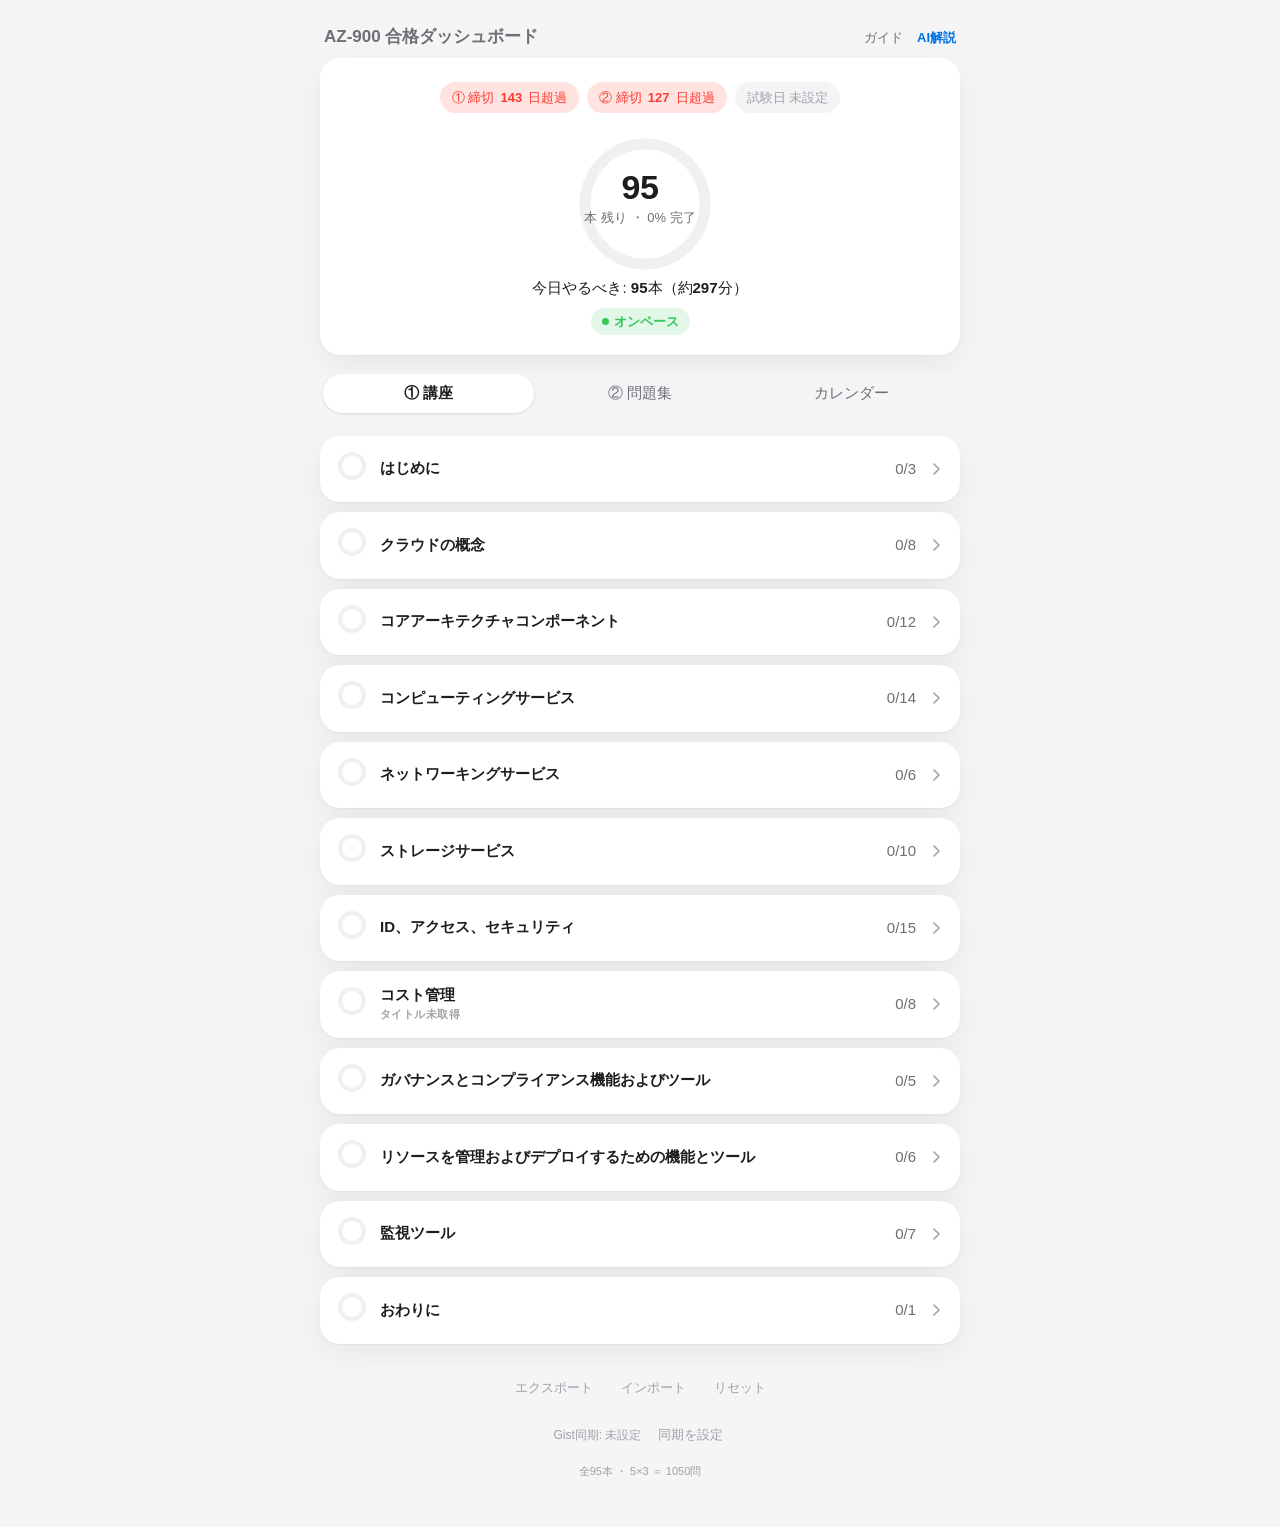
<file: index.html>
<!DOCTYPE html>
<html lang="ja">

<head>
  <meta charset="UTF-8">
  <meta name="viewport" content="width=device-width, initial-scale=1, viewport-fit=cover">
  <meta name="color-scheme" content="light dark">
  <title>AZ-900 合格ダッシュボード</title>
  <link rel="stylesheet" href="assets/styles.css">
</head>

<body>
  <main class="app" id="app">
    <!-- app.js が動的にレンダリングする。JS無効時のフォールバック文言のみ置く。 -->
    <noscript>
      <p style="padding:24px;text-align:center;">
        このダッシュボードの利用には JavaScript が必要です。
      </p>
    </noscript>
  </main>

  <!-- 非module・プレーンな defer スクリプト。読み込み順は data.js → calendar.js → app.js → sync.js。 -->
  <script defer src="assets/data.js"></script>
  <script defer src="assets/calendar.js"></script>
  <script defer src="assets/app.js"></script>
  <script defer src="assets/sync.js"></script>
</body>

</html>
</file>
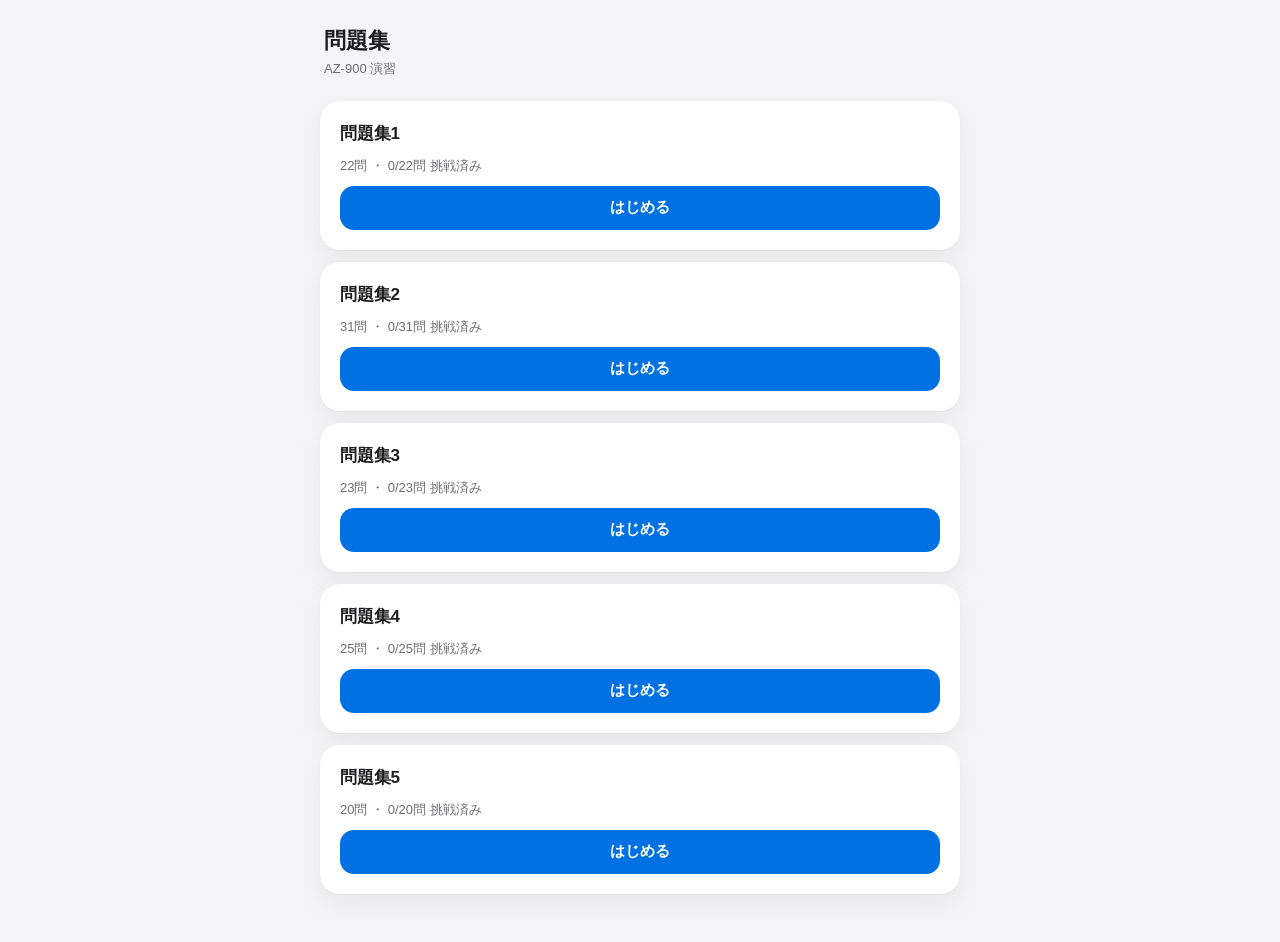
<file: 問題集/index.html>
<!DOCTYPE html>
<html lang="ja">

<head>
  <meta charset="UTF-8">
  <meta name="viewport" content="width=device-width, initial-scale=1, viewport-fit=cover">
  <meta name="color-scheme" content="light dark">
  <title>問題集 — AZ-900 演習</title>
  <link rel="stylesheet" href="assets/quiz.css">
</head>

<body>
  <main class="qz-app" id="app">
    <!-- app.js が動的にレンダリングする。JS無効時のフォールバック文言のみ置く。 -->
    <noscript>
      <p style="padding:24px;text-align:center;">
        この問題集の利用には JavaScript が必要です。
      </p>
    </noscript>
  </main>

  <!--
    非module・プレーンな defer スクリプト。読み込み順=実行順が仕様のため、
    async への変更は禁止（順序が崩れると window.QUIZ_REGISTRY 等が未定義のまま
    後続スクリプトが動き、壊れる）。

    読み込み順: data/registry.js → data/set4.js → assets/dom.js → assets/store.js
              → assets/engine.js → assets/views.js → assets/app.js

    セット追加手順: data/setN.js を置いて window.QUIZ_REGISTRY.register({ set, questions })
    を呼ぶよう実装し、下の <script defer> リストに data/registry.js より後・
    assets/*.js より前の位置へ1行追記する（例: data/set4.js の直後に data/set5.js）。
    setN.js が未配置/読み込み失敗でも他のスクリプトの実行順には影響しない
    （QUIZ_REGISTRY にセットが1つも無ければ home 画面は空状態を表示する）。
  -->
  <script defer src="data/registry.js"></script>
  <script defer src="data/set1.js"></script>
  <script defer src="data/set2.js"></script>
  <script defer src="data/set3.js"></script>
  <script defer src="data/set4.js"></script>
  <script defer src="data/set5.js"></script>
  <script defer src="assets/dom.js"></script>
  <script defer src="assets/store.js"></script>
  <script defer src="assets/engine.js"></script>
  <script defer src="assets/views.js"></script>
  <script defer src="assets/app.js"></script>
</body>

</html>
</file>
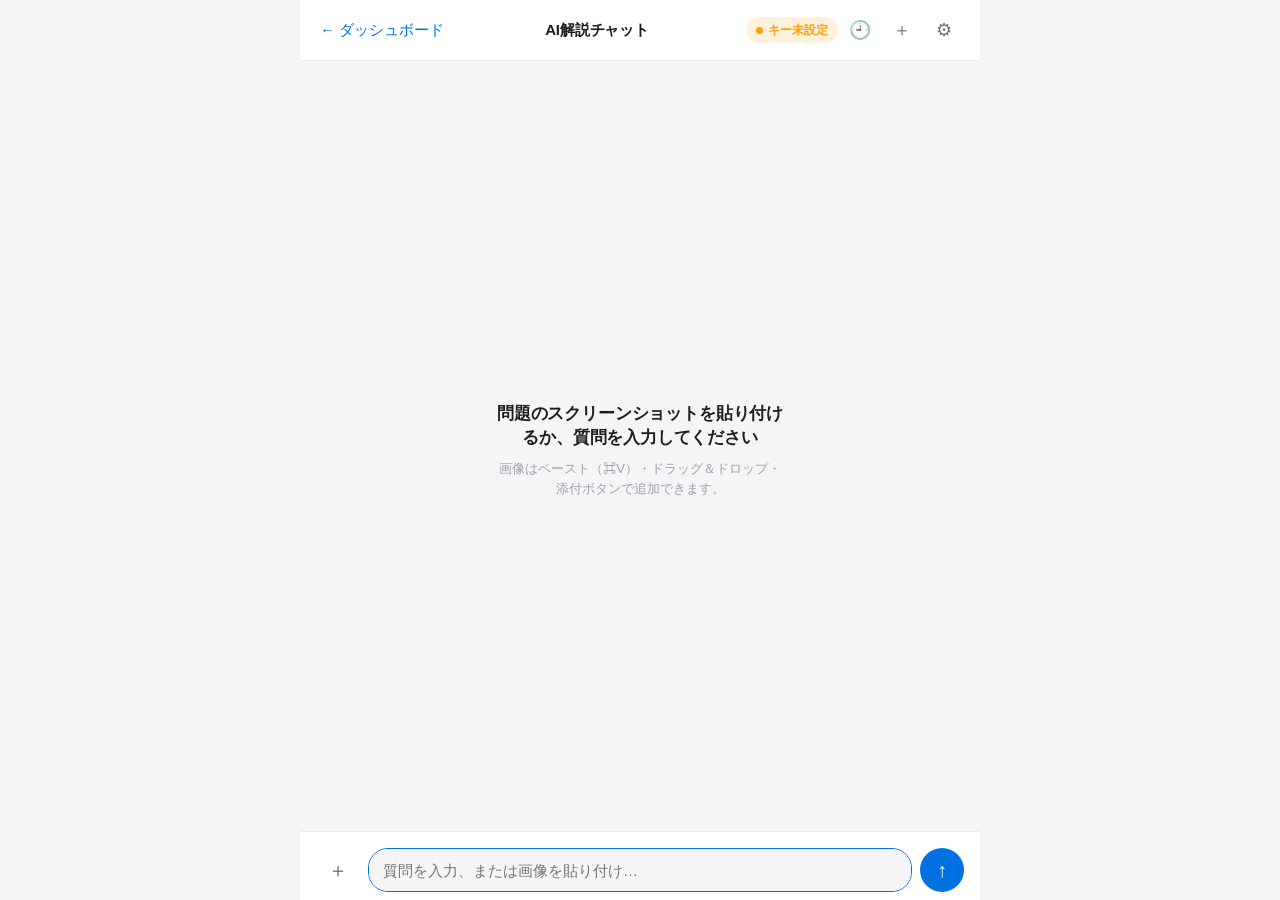
<file: chat.html>
<!DOCTYPE html>
<html lang="ja">

<head>
  <meta charset="UTF-8">
  <meta name="viewport" content="width=device-width, initial-scale=1, viewport-fit=cover">
  <meta name="color-scheme" content="light dark">
  <title>AI解説チャット — AZ-900</title>
  <link rel="stylesheet" href="assets/styles.css">
  <link rel="stylesheet" href="assets/chat.css">
</head>

<body>
  <div class="chat-shell">
    <!-- ヘッダ -->
    <header class="chat-header">
      <a class="chat-header__back" href="index.html">← ダッシュボード</a>
      <h1 class="chat-header__title">AI解説チャット</h1>
      <div class="chat-header__actions">
        <button type="button" id="connBadge" class="conn-badge conn-badge--nokey" aria-label="接続モード">
          <span class="conn-badge__dot"></span>キー未設定
        </button>
        <button type="button" id="historyBtn" class="icon-btn" aria-label="履歴">🕘</button>
        <button type="button" id="newBtn" class="icon-btn" aria-label="新しい質問">＋</button>
        <button type="button" id="settingsBtn" class="icon-btn" aria-label="設定">⚙︎</button>
      </div>
    </header>

    <!-- スレッド -->
    <main class="chat-thread" id="thread" aria-live="polite">
      <noscript>
        <p style="padding:24px;text-align:center;">このチャットの利用には JavaScript が必要です。</p>
      </noscript>
    </main>

    <!-- コンポーザ -->
    <div class="composer" id="composer">
      <div class="attach-preview" id="attachPreview" hidden></div>
      <div class="composer__row">
        <button type="button" id="imageBtn" class="composer__image-btn" aria-label="画像を添付">＋</button>
        <input type="file" id="fileInput" class="file-input-hidden" accept="image/*" multiple>
        <textarea id="composerInput" class="composer__input" rows="1"
          placeholder="質問を入力、または画像を貼り付け…" aria-label="メッセージ入力"></textarea>
        <button type="button" id="sendBtn" class="composer__send" aria-label="送信">↑</button>
      </div>
    </div>
  </div>

  <!-- 履歴シート -->
  <div class="sheet" id="historySheet" hidden role="dialog" aria-modal="true" aria-label="履歴">
    <div class="sheet__backdrop" id="historyBackdrop"></div>
    <div class="sheet__panel">
      <div class="sheet__head">
        <span class="sheet__title">履歴</span>
        <button type="button" id="historyClose" class="sheet__close" aria-label="閉じる">×</button>
      </div>
      <div class="history__list" id="historyList"></div>
    </div>
  </div>

  <!-- 設定モーダル -->
  <div class="modal" id="settingsModal" hidden role="dialog" aria-modal="true" aria-label="設定">
    <div class="modal__backdrop" id="settingsBackdrop"></div>
    <div class="modal__panel">
      <div class="modal__head">
        <span class="modal__title">設定</span>
        <button type="button" id="settingsClose" class="modal__close" aria-label="閉じる">×</button>
      </div>

      <div class="field">
        <span class="field__label">接続モード（自動判定）</span>
        <div class="field__mode-row">
          <span class="field__value" id="backendMode">検出中…</span>
          <button type="button" id="redetectBtn" class="btn btn--ghost btn--small">再検出</button>
        </div>
      </div>

      <div class="field">
        <label class="field__label" for="modelSelect">モデル</label>
        <select id="modelSelect" class="field__select">
          <option value="claude-opus-4-8">claude-opus-4-8（高精度・既定）</option>
          <option value="claude-sonnet-5">claude-sonnet-5（バランス）</option>
          <option value="claude-haiku-4-5">claude-haiku-4-5（高速・安価）</option>
        </select>
      </div>

      <div class="field">
        <label class="field__label" for="keyInput">Anthropic APIキー</label>
        <input type="password" id="keyInput" class="field__input" placeholder="sk-ant-…"
          autocomplete="off" spellcheck="false">
        <p class="field__mask" id="keyMask">現在: 未設定</p>
        <div class="field__btn-row">
          <button type="button" id="saveKeyBtn" class="btn btn--primary">保存</button>
          <button type="button" id="deleteKeyBtn" class="btn btn--danger">削除</button>
        </div>
      </div>

      <p class="field__note">キーはこの端末のブラウザにのみ保存されます。外部へ送信されるのは、AI解説の際に画像・質問がAnthropic（APIモード）またはローカルCLI（無料モード）へ渡るときのみです。</p>
    </div>
  </div>

  <!-- 画像原寸オーバーレイ -->
  <div class="image-overlay" id="imageOverlay" hidden></div>

  <!-- トースト -->
  <div class="toast" id="toast" role="status" aria-live="polite"></div>

  <!-- 非module・プレーンな defer スクリプト。読み込み順は db → api → render → app。 -->
  <script defer src="assets/chat-db.js"></script>
  <script defer src="assets/chat-api.js"></script>
  <script defer src="assets/chat-render.js"></script>
  <script defer src="assets/chat-app.js"></script>
</body>

</html>
</file>
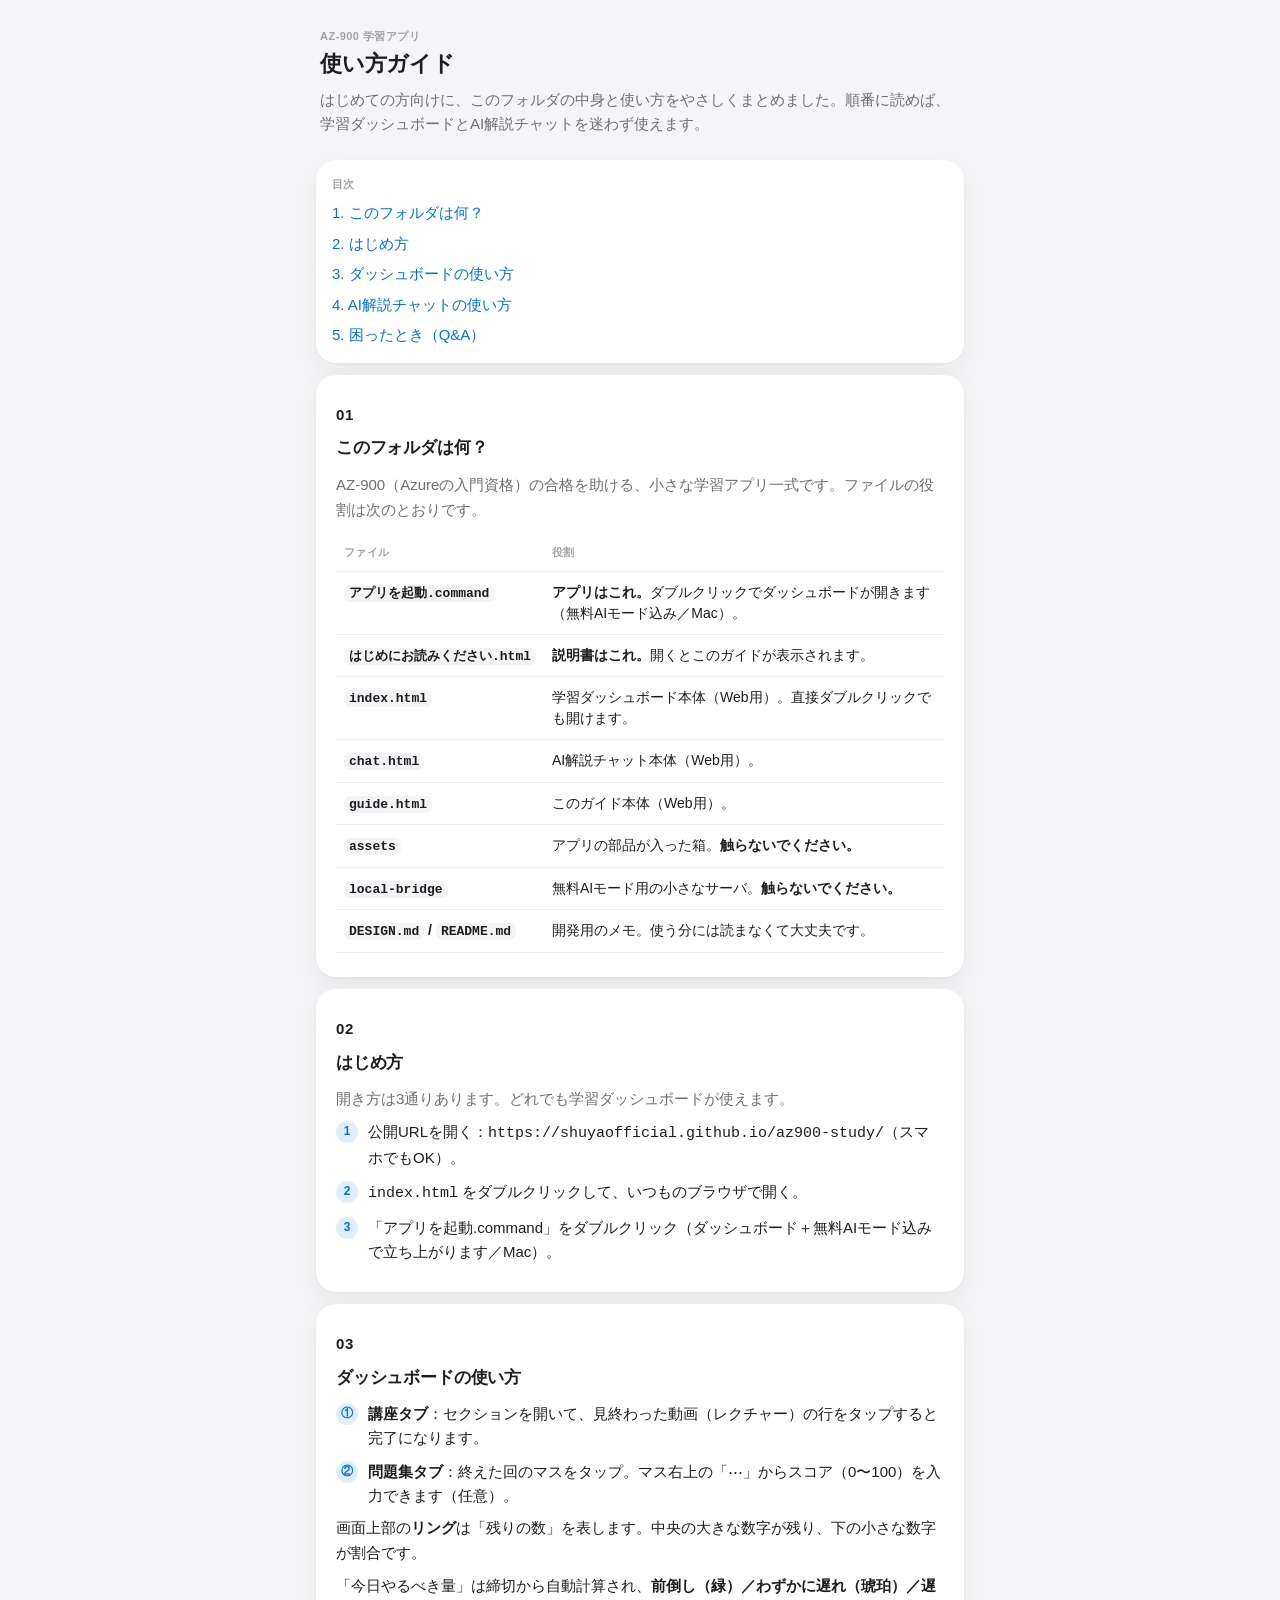
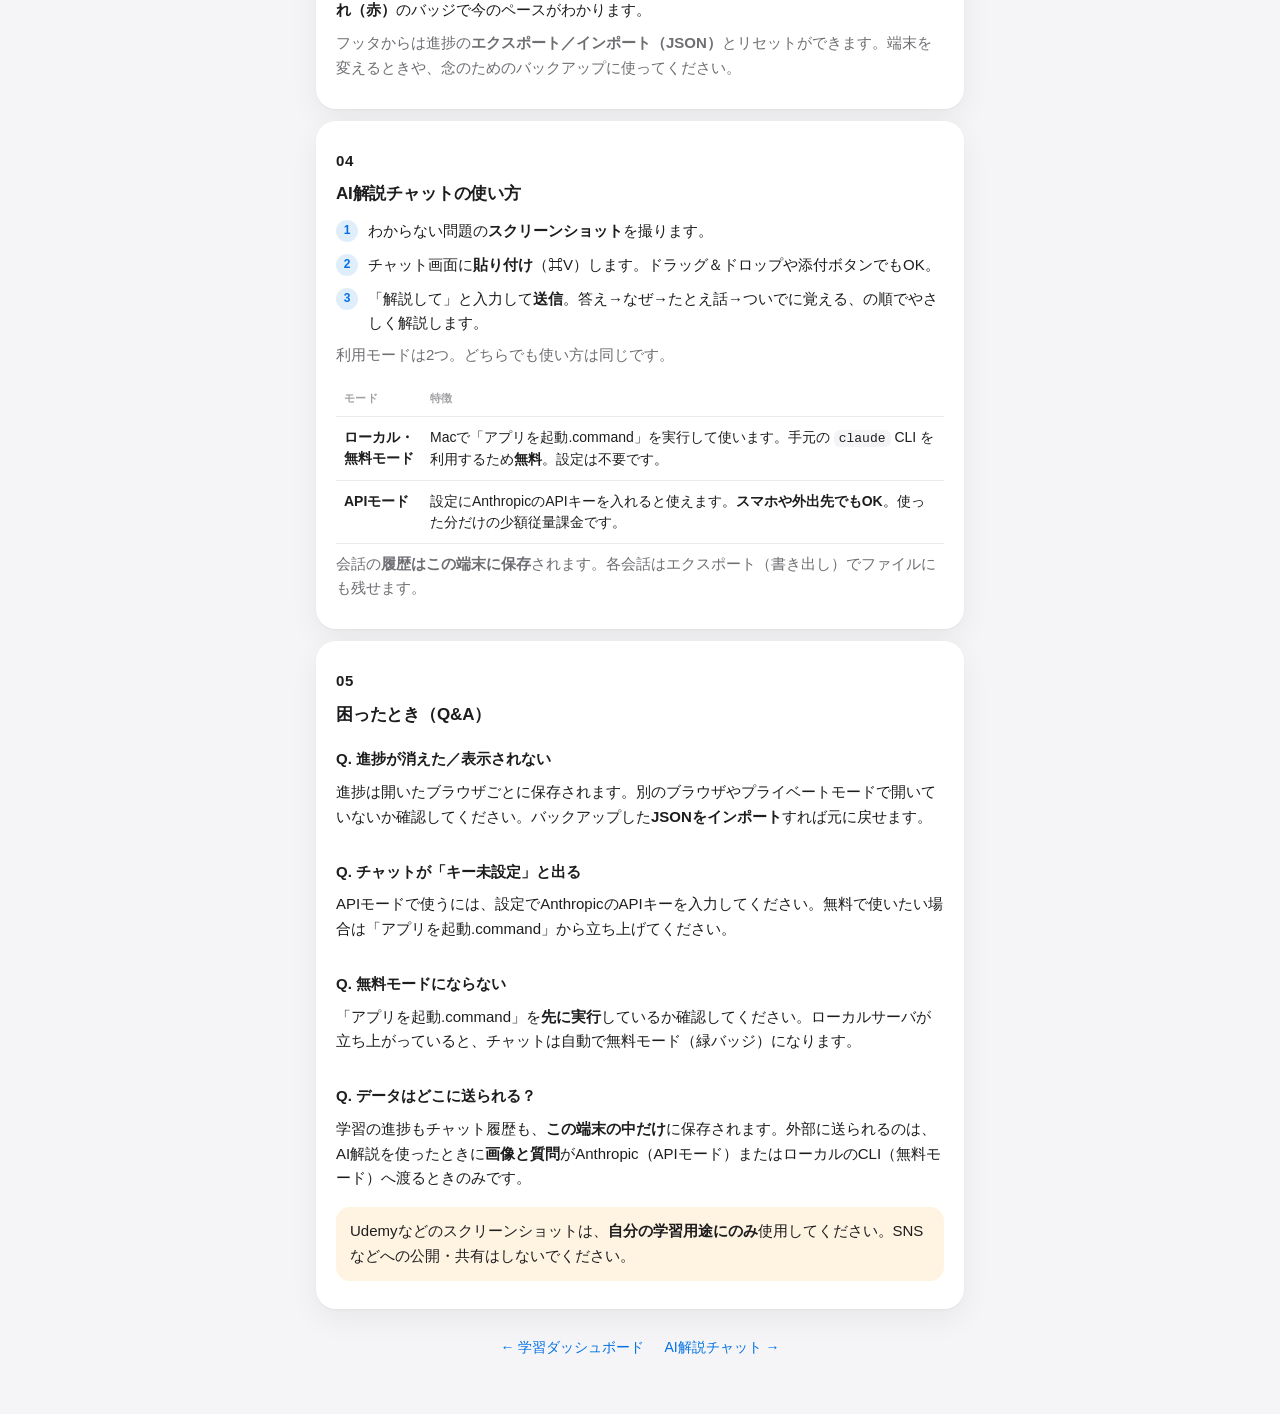
<file: guide.html>
<!DOCTYPE html>
<html lang="ja">

<head>
  <meta charset="UTF-8">
  <meta name="viewport" content="width=device-width, initial-scale=1, viewport-fit=cover">
  <meta name="color-scheme" content="light dark">
  <title>使い方ガイド — AZ-900</title>
  <link rel="stylesheet" href="assets/styles.css">
  <style>
    /* guide.html 固有の最小スタイル（styles.css のトークンを再利用） */
    .guide {
      max-width: var(--maxw);
      margin: 0 auto;
      padding: 8px var(--pad-page) 64px;
    }

    .guide__head {
      padding: 20px 4px 8px;
    }

    .guide__eyebrow {
      font-size: 11px;
      font-weight: 600;
      letter-spacing: 0.04em;
      color: var(--text-3);
    }

    .guide__title {
      font-size: 22px;
      font-weight: 700;
      letter-spacing: -0.01em;
      margin-top: 2px;
    }

    .guide__lead {
      margin-top: 8px;
      font-size: 15px;
      color: var(--text-2);
      line-height: 1.6;
    }

    .toc {
      margin: 16px 0 8px;
      padding: 16px;
    }

    .toc__title {
      font-size: 11px;
      font-weight: 600;
      letter-spacing: 0.04em;
      color: var(--text-3);
      margin-bottom: 10px;
    }

    .toc__list {
      list-style: none;
      display: flex;
      flex-direction: column;
      gap: 8px;
    }

    .toc__link {
      color: var(--accent);
      text-decoration: none;
      font-size: 15px;
    }

    .toc__link:hover {
      text-decoration: underline;
    }

    .g-section {
      margin-top: 12px;
      padding: 20px;
    }

    .g-section__num {
      font-size: 11px;
      font-weight: 600;
      letter-spacing: 0.04em;
      color: var(--text-3);
    }

    .g-section__title {
      font-size: 17px;
      font-weight: 700;
      letter-spacing: -0.01em;
      margin: 2px 0 12px;
    }

    .g-section p {
      font-size: 15px;
      line-height: 1.65;
      color: var(--text);
      margin: 8px 0;
    }

    .g-section p.muted {
      color: var(--text-2);
    }

    .g-list {
      list-style: none;
      display: flex;
      flex-direction: column;
      gap: 10px;
      margin: 8px 0;
    }

    .g-list li {
      display: flex;
      gap: 10px;
      font-size: 15px;
      line-height: 1.6;
    }

    .g-list__marker {
      flex: 0 0 auto;
      width: 22px;
      height: 22px;
      border-radius: 50%;
      background: var(--accent-soft);
      color: var(--accent);
      font-size: 12px;
      font-weight: 700;
      display: inline-flex;
      align-items: center;
      justify-content: center;
      margin-top: 1px;
    }

    .g-table {
      width: 100%;
      border-collapse: collapse;
      margin: 12px 0 4px;
      font-size: 14px;
    }

    .g-table th,
    .g-table td {
      text-align: left;
      padding: 10px 8px;
      border-bottom: 1px solid var(--separator);
      vertical-align: top;
      line-height: 1.5;
    }

    .g-table th {
      font-size: 11px;
      font-weight: 600;
      letter-spacing: 0.04em;
      color: var(--text-3);
    }

    .g-table td:first-child {
      font-weight: 600;
      white-space: nowrap;
    }

    .g-table code {
      font-family: ui-monospace, SFMono-Regular, Menlo, Consolas, monospace;
      font-size: 13px;
      padding: 1px 5px;
      border-radius: 6px;
      background: var(--surface-2);
    }

    .qa {
      display: flex;
      flex-direction: column;
      gap: 14px;
      margin-top: 8px;
    }

    .qa__q {
      font-size: 15px;
      font-weight: 600;
      color: var(--text);
    }

    .qa__a {
      font-size: 14px;
      color: var(--text-2);
      line-height: 1.6;
      margin-top: 3px;
    }

    .callout {
      margin-top: 12px;
      padding: 12px 14px;
      border-radius: var(--r-md);
      background: color-mix(in srgb, var(--warn) 12%, transparent);
      color: var(--text);
      font-size: 14px;
      line-height: 1.6;
    }

    .guide__foot {
      margin-top: 28px;
      display: flex;
      justify-content: center;
      gap: 20px;
      flex-wrap: wrap;
    }

    .guide__foot a {
      font-size: 14px;
      color: var(--accent);
      text-decoration: none;
    }

    .guide__foot a:hover {
      text-decoration: underline;
    }
  </style>
</head>

<body>
  <div class="guide">
    <header class="guide__head">
      <p class="guide__eyebrow">AZ-900 学習アプリ</p>
      <h1 class="guide__title">使い方ガイド</h1>
      <p class="guide__lead">はじめての方向けに、このフォルダの中身と使い方をやさしくまとめました。順番に読めば、学習ダッシュボードとAI解説チャットを迷わず使えます。</p>
    </header>

    <!-- 目次 -->
    <nav class="card toc" aria-label="目次">
      <p class="toc__title">目次</p>
      <ul class="toc__list">
        <li><a class="toc__link" href="#s1">1. このフォルダは何？</a></li>
        <li><a class="toc__link" href="#s2">2. はじめ方</a></li>
        <li><a class="toc__link" href="#s3">3. ダッシュボードの使い方</a></li>
        <li><a class="toc__link" href="#s4">4. AI解説チャットの使い方</a></li>
        <li><a class="toc__link" href="#s5">5. 困ったとき（Q&amp;A）</a></li>
      </ul>
    </nav>

    <!-- 1 -->
    <section class="card g-section" id="s1">
      <p class="g-section__num">01</p>
      <h2 class="g-section__title">このフォルダは何？</h2>
      <p class="muted">AZ-900（Azureの入門資格）の合格を助ける、小さな学習アプリ一式です。ファイルの役割は次のとおりです。</p>
      <table class="g-table">
        <thead>
          <tr><th>ファイル</th><th>役割</th></tr>
        </thead>
        <tbody>
          <tr><td><code>アプリを起動.command</code></td><td><b>アプリはこれ。</b>ダブルクリックでダッシュボードが開きます（無料AIモード込み／Mac）。</td></tr>
          <tr><td><code>はじめにお読みください.html</code></td><td><b>説明書はこれ。</b>開くとこのガイドが表示されます。</td></tr>
          <tr><td><code>index.html</code></td><td>学習ダッシュボード本体（Web用）。直接ダブルクリックでも開けます。</td></tr>
          <tr><td><code>chat.html</code></td><td>AI解説チャット本体（Web用）。</td></tr>
          <tr><td><code>guide.html</code></td><td>このガイド本体（Web用）。</td></tr>
          <tr><td><code>assets</code></td><td>アプリの部品が入った箱。<b>触らないでください。</b></td></tr>
          <tr><td><code>local-bridge</code></td><td>無料AIモード用の小さなサーバ。<b>触らないでください。</b></td></tr>
          <tr><td><code>DESIGN.md</code> / <code>README.md</code></td><td>開発用のメモ。使う分には読まなくて大丈夫です。</td></tr>
        </tbody>
      </table>
    </section>

    <!-- 2 -->
    <section class="card g-section" id="s2">
      <p class="g-section__num">02</p>
      <h2 class="g-section__title">はじめ方</h2>
      <p class="muted">開き方は3通りあります。どれでも学習ダッシュボードが使えます。</p>
      <ul class="g-list">
        <li><span class="g-list__marker">1</span><span>公開URLを開く：<code>https://shuyaofficial.github.io/az900-study/</code>（スマホでもOK）。</span></li>
        <li><span class="g-list__marker">2</span><span><code>index.html</code> をダブルクリックして、いつものブラウザで開く。</span></li>
        <li><span class="g-list__marker">3</span><span>「アプリを起動.command」をダブルクリック（ダッシュボード＋無料AIモード込みで立ち上がります／Mac）。</span></li>
      </ul>
    </section>

    <!-- 3 -->
    <section class="card g-section" id="s3">
      <p class="g-section__num">03</p>
      <h2 class="g-section__title">ダッシュボードの使い方</h2>
      <ul class="g-list">
        <li><span class="g-list__marker">①</span><span><b>講座タブ</b>：セクションを開いて、見終わった動画（レクチャー）の行をタップすると完了になります。</span></li>
        <li><span class="g-list__marker">②</span><span><b>問題集タブ</b>：終えた回のマスをタップ。マス右上の「⋯」からスコア（0〜100）を入力できます（任意）。</span></li>
      </ul>
      <p>画面上部の<b>リング</b>は「残りの数」を表します。中央の大きな数字が残り、下の小さな数字が割合です。</p>
      <p>「今日やるべき量」は締切から自動計算され、<b>前倒し（緑）／わずかに遅れ（琥珀）／遅れ（赤）</b>のバッジで今のペースがわかります。</p>
      <p class="muted">フッタからは進捗の<b>エクスポート／インポート（JSON）</b>とリセットができます。端末を変えるときや、念のためのバックアップに使ってください。</p>
    </section>

    <!-- 4 -->
    <section class="card g-section" id="s4">
      <p class="g-section__num">04</p>
      <h2 class="g-section__title">AI解説チャットの使い方</h2>
      <ul class="g-list">
        <li><span class="g-list__marker">1</span><span>わからない問題の<b>スクリーンショット</b>を撮ります。</span></li>
        <li><span class="g-list__marker">2</span><span>チャット画面に<b>貼り付け</b>（⌘V）します。ドラッグ＆ドロップや添付ボタンでもOK。</span></li>
        <li><span class="g-list__marker">3</span><span>「解説して」と入力して<b>送信</b>。答え→なぜ→たとえ話→ついでに覚える、の順でやさしく解説します。</span></li>
      </ul>
      <p class="muted">利用モードは2つ。どちらでも使い方は同じです。</p>
      <table class="g-table">
        <thead>
          <tr><th>モード</th><th>特徴</th></tr>
        </thead>
        <tbody>
          <tr>
            <td>ローカル・<br>無料モード</td>
            <td>Macで「アプリを起動.command」を実行して使います。手元の <code>claude</code> CLI を利用するため<b>無料</b>。設定は不要です。</td>
          </tr>
          <tr>
            <td>APIモード</td>
            <td>設定にAnthropicのAPIキーを入れると使えます。<b>スマホや外出先でもOK</b>。使った分だけの少額従量課金です。</td>
          </tr>
        </tbody>
      </table>
      <p class="muted">会話の<b>履歴はこの端末に保存</b>されます。各会話はエクスポート（書き出し）でファイルにも残せます。</p>
    </section>

    <!-- 5 -->
    <section class="card g-section" id="s5">
      <p class="g-section__num">05</p>
      <h2 class="g-section__title">困ったとき（Q&amp;A）</h2>
      <div class="qa">
        <div>
          <p class="qa__q">Q. 進捗が消えた／表示されない</p>
          <p class="qa__a">進捗は開いたブラウザごとに保存されます。別のブラウザやプライベートモードで開いていないか確認してください。バックアップした<b>JSONをインポート</b>すれば元に戻せます。</p>
        </div>
        <div>
          <p class="qa__q">Q. チャットが「キー未設定」と出る</p>
          <p class="qa__a">APIモードで使うには、設定でAnthropicのAPIキーを入力してください。無料で使いたい場合は「アプリを起動.command」から立ち上げてください。</p>
        </div>
        <div>
          <p class="qa__q">Q. 無料モードにならない</p>
          <p class="qa__a">「アプリを起動.command」を<b>先に実行</b>しているか確認してください。ローカルサーバが立ち上がっていると、チャットは自動で無料モード（緑バッジ）になります。</p>
        </div>
        <div>
          <p class="qa__q">Q. データはどこに送られる？</p>
          <p class="qa__a">学習の進捗もチャット履歴も、<b>この端末の中だけ</b>に保存されます。外部に送られるのは、AI解説を使ったときに<b>画像と質問</b>がAnthropic（APIモード）またはローカルのCLI（無料モード）へ渡るときのみです。</p>
        </div>
      </div>
      <p class="callout">Udemyなどのスクリーンショットは、<b>自分の学習用途にのみ</b>使用してください。SNSなどへの公開・共有はしないでください。</p>
    </section>

    <!-- フッタ -->
    <nav class="guide__foot" aria-label="移動">
      <a href="index.html">← 学習ダッシュボード</a>
      <a href="chat.html">AI解説チャット →</a>
    </nav>
  </div>
</body>

</html>
</file>
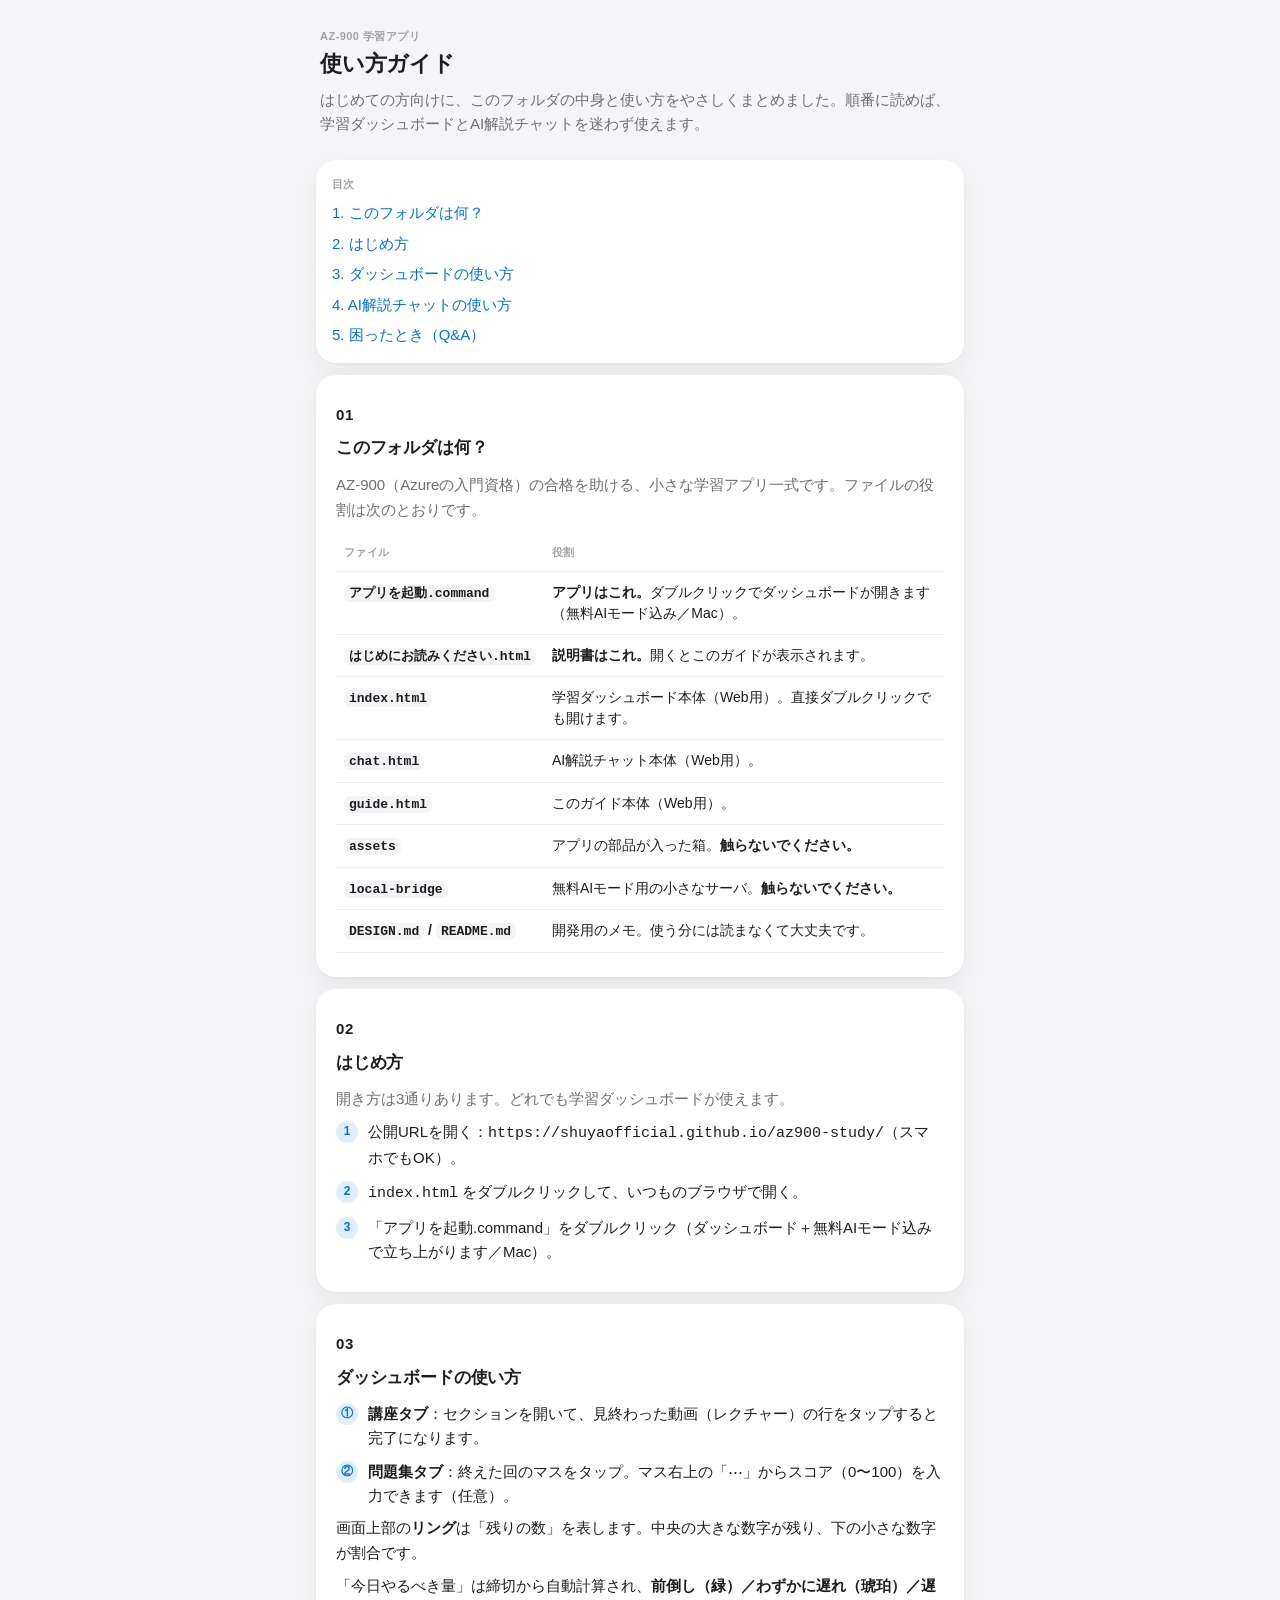
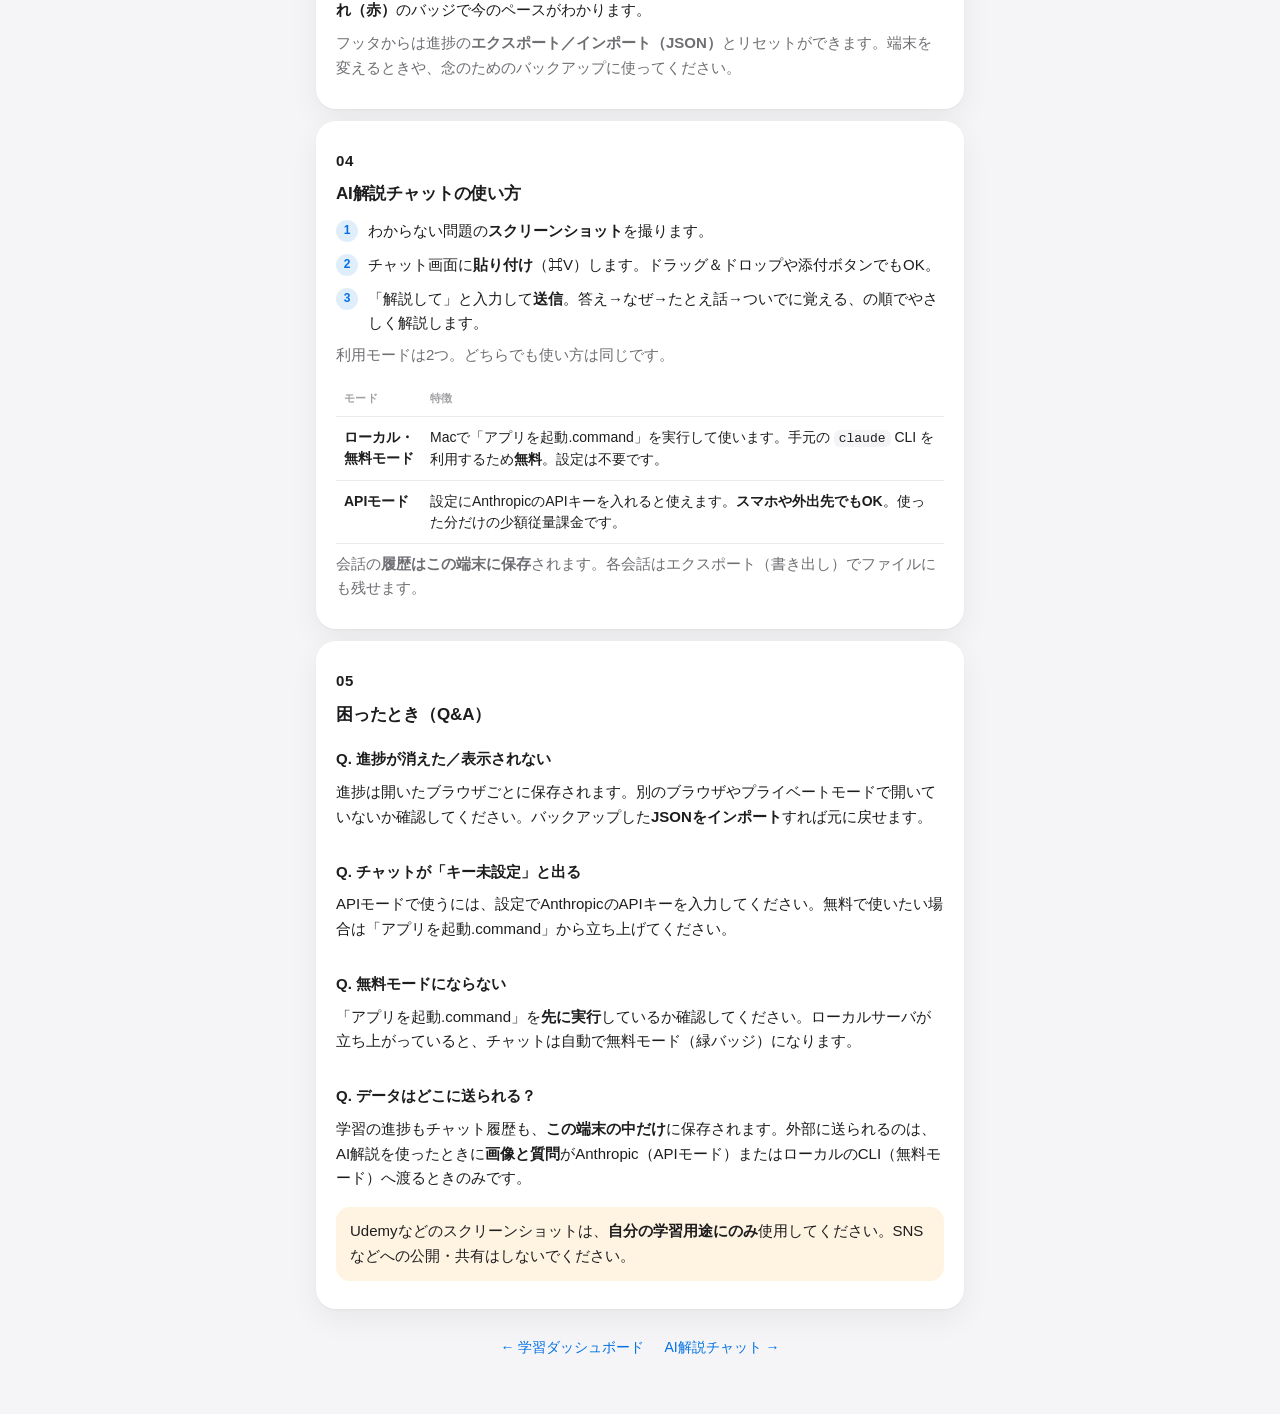
<file: はじめにお読みください.html>
<!DOCTYPE html>
<html lang="ja">

<head>
  <meta charset="UTF-8">
  <meta name="viewport" content="width=device-width, initial-scale=1">
  <!-- Finder から迷わず説明書へたどり着くための入口。実体は guide.html。 -->
  <meta http-equiv="refresh" content="0; url=guide.html">
  <title>使い方ガイドへ移動中 — AZ-900</title>
</head>

<body>
  <p style="font-family: -apple-system, 'Hiragino Sans', sans-serif; padding: 24px; text-align: center;">
    使い方ガイドを開いています… 自動で移動しない場合は
    <a href="guide.html">こちら</a>をタップしてください。
  </p>
</body>

</html>
</file>
<file: assets/styles.css>
/* ===========================================================================
   AZ-900 合格ダッシュボード — styles.css
   DESIGN.md のトークンをそのまま実装。外部依存ゼロ。
   =========================================================================== */

:root {
  color-scheme: light dark;
  --bg: #F5F5F7;
  --surface: #FFFFFF;
  --surface-2: #F4F4F7;
  --text: #1D1D1F;
  --text-2: #6E6E73;
  --text-3: #A1A1A6;
  --separator: rgba(0, 0, 0, 0.08);
  --accent: #0071E3;
  --accent-soft: rgba(0, 113, 227, 0.12);
  --success: #34C759;
  --warn: #FF9F0A;
  --danger: #FF3B30;
  --ring-track: rgba(0, 0, 0, 0.06);
  --shadow-card: 0 1px 2px rgba(0, 0, 0, .04), 0 10px 30px rgba(0, 0, 0, .06);

  --font: -apple-system, BlinkMacSystemFont, "Segoe UI", Roboto,
    "Hiragino Sans", "Noto Sans JP", sans-serif;

  --ease-out: cubic-bezier(.22, .61, .36, 1);
  --ease-spring: cubic-bezier(.34, 1.56, .64, 1);
  --dur-fast: 180ms;
  --dur: 280ms;
  --dur-slow: 460ms;

  --r-sm: 10px;
  --r-md: 14px;
  --r-lg: 20px;
  --r-pill: 999px;

  --pad-page: 16px;
  --maxw: 680px;
}

@media (prefers-color-scheme: dark) {
  :root {
    --bg: #000000;
    --surface: #1C1C1E;
    --surface-2: #2C2C2E;
    --text: #F5F5F7;
    --text-2: #AEAEB2;
    --text-3: #6E6E73;
    --separator: rgba(255, 255, 255, 0.10);
    --accent: #0A84FF;
    --accent-soft: rgba(10, 132, 255, 0.18);
    --success: #30D158;
    --warn: #FFD60A;
    --danger: #FF453A;
    --ring-track: rgba(255, 255, 255, 0.12);
    --shadow-card: none;
  }
}

/* --- reset ---------------------------------------------------------------- */
* {
  box-sizing: border-box;
  margin: 0;
  padding: 0;
}

html {
  -webkit-text-size-adjust: 100%;
}

body {
  font-family: var(--font);
  font-size: 15px;
  line-height: 1.5;
  color: var(--text);
  background: var(--bg);
  -webkit-font-smoothing: antialiased;
  text-rendering: optimizeLegibility;
  padding:
    env(safe-area-inset-top) env(safe-area-inset-right)
    env(safe-area-inset-bottom) env(safe-area-inset-left);
}

button {
  font: inherit;
  color: inherit;
  background: none;
  border: none;
  cursor: pointer;
}

.num {
  font-variant-numeric: tabular-nums;
  font-feature-settings: "tnum";
}

.visually-hidden {
  position: absolute;
  width: 1px;
  height: 1px;
  padding: 0;
  margin: -1px;
  overflow: hidden;
  clip: rect(0, 0, 0, 0);
  white-space: nowrap;
  border: 0;
}

:focus-visible {
  outline: 2px solid var(--accent);
  outline-offset: 2px;
  border-radius: 6px;
}

/* --- layout --------------------------------------------------------------- */
.app {
  max-width: var(--maxw);
  margin: 0 auto;
  padding: 8px var(--pad-page) 48px;
}

@media (min-width: 480px) {
  .app {
    --pad-page: 20px;
  }
}

/* --- header --------------------------------------------------------------- */
.header {
  display: flex;
  align-items: baseline;
  justify-content: space-between;
  gap: 12px;
  padding: 16px 4px 8px;
}

.header__title {
  font-size: 17px;
  font-weight: 600;
  letter-spacing: 0;
  color: var(--text-2);
}

.header__nav {
  display: flex;
  gap: 14px;
  flex: 0 0 auto;
}

.header__link {
  font-size: 13px;
  color: var(--text-2);
  text-decoration: none;
  transition: color var(--dur-fast) var(--ease-out);
}

.header__link:hover {
  color: var(--accent);
}

.header__link--accent {
  color: var(--accent);
  font-weight: 600;
}

/* --- card ----------------------------------------------------------------- */
.card {
  background: var(--surface);
  border-radius: var(--r-lg);
  box-shadow: var(--shadow-card);
}

@media (prefers-color-scheme: dark) {
  .card {
    border: 1px solid var(--separator);
  }
}

/* --- hero ----------------------------------------------------------------- */
.hero {
  padding: 24px 20px 20px;
  margin-bottom: 16px;
  text-align: center;
}

.hero__chips {
  display: flex;
  flex-wrap: wrap; /* チップ3つが狭い画面で溢れないよう折り返す */
  justify-content: center;
  gap: 8px;
  margin-bottom: 20px;
}

.chip {
  display: inline-flex;
  align-items: center;
  gap: 6px;
  padding: 6px 12px;
  border-radius: var(--r-pill);
  background: var(--surface-2);
  font-size: 13px;
  color: var(--text-2);
  white-space: nowrap;
}

.chip__days {
  font-weight: 700;
  font-variant-numeric: tabular-nums;
}

.chip--normal {
  color: var(--text-2);
}

.chip--warn {
  color: var(--warn);
  background: color-mix(in srgb, var(--warn) 14%, transparent);
}

.chip--danger {
  color: var(--danger);
  background: color-mix(in srgb, var(--danger) 14%, transparent);
}

/* 期限チップの編集可能化（透明 date input を重ねる） */
.chip--edit {
  position: relative;
  cursor: pointer;
  transition: transform var(--dur-fast) var(--ease-out);
}

.chip--edit:active {
  transform: scale(.97);
}

.chip--edit:focus-within {
  outline: 2px solid var(--accent);
  outline-offset: 2px;
}

.chip__input {
  position: absolute;
  inset: 0;
  width: 100%;
  height: 100%;
  opacity: 0;
  border: 0;
  cursor: pointer;
  -webkit-appearance: none;
}

.chip--unset {
  color: var(--text-3);
}

.hero__ring {
  position: relative;
  width: 132px;
  height: 132px;
  margin: 4px auto 8px;
}

.hero__ring-center {
  position: absolute;
  inset: 0;
  display: flex;
  flex-direction: column;
  align-items: center;
  justify-content: center;
  gap: 2px;
}

.hero__big {
  font-size: 34px;
  font-weight: 700;
  letter-spacing: -0.01em;
  line-height: 1.05;
  font-variant-numeric: tabular-nums;
}

.hero__pct {
  font-size: 13px;
  color: var(--text-2);
  font-variant-numeric: tabular-nums;
}

.hero__today {
  margin-top: 12px;
  display: flex;
  flex-direction: column;
  align-items: center;
  gap: 8px;
}

.hero__today-line {
  font-size: 15px;
  color: var(--text);
}

.hero__today-line b {
  font-weight: 700;
  font-variant-numeric: tabular-nums;
}

.hero__forecast {
  font-size: 13px;
  color: var(--text-2);
}

.hero__forecast b {
  font-weight: 700;
}

.badge {
  display: inline-flex;
  align-items: center;
  gap: 5px;
  padding: 4px 11px;
  border-radius: var(--r-pill);
  font-size: 13px;
  font-weight: 600;
}

.badge__dot {
  width: 7px;
  height: 7px;
  border-radius: 50%;
  background: currentColor;
}

.badge--success {
  color: var(--success);
  background: color-mix(in srgb, var(--success) 14%, transparent);
}

.badge--warn {
  color: var(--warn);
  background: color-mix(in srgb, var(--warn) 14%, transparent);
}

.badge--danger {
  color: var(--danger);
  background: color-mix(in srgb, var(--danger) 14%, transparent);
}

/* --- ring (svg) ----------------------------------------------------------- */
.ring {
  transform: rotate(-90deg);
}

.ring__track {
  fill: none;
  stroke: var(--ring-track);
}

.ring__progress {
  fill: none;
  stroke: var(--accent);
  stroke-linecap: round;
  transition: stroke-dashoffset var(--dur-slow) var(--ease-out),
    stroke var(--dur) var(--ease-out);
}

.ring__progress.is-complete {
  stroke: var(--success);
}

/* --- segmented control ---------------------------------------------------- */
.segmented {
  position: relative;
  display: grid;
  grid-template-columns: 1fr 1fr;
  gap: 0;
  padding: 3px;
  margin-bottom: 20px;
  background: var(--surface-2);
  border-radius: var(--r-pill);
}

.segmented__pill {
  position: absolute;
  top: 3px;
  left: 3px;
  bottom: 3px;
  width: calc(50% - 3px);
  border-radius: var(--r-pill);
  background: var(--surface);
  box-shadow: 0 1px 3px rgba(0, 0, 0, .10);
  transform: translateX(0);
  transition: transform var(--dur) var(--ease-out);
}

@media (prefers-color-scheme: dark) {
  .segmented__pill {
    background: var(--surface);
    box-shadow: 0 1px 3px rgba(0, 0, 0, .4);
  }
}

.segmented[data-active="quiz"] .segmented__pill {
  transform: translateX(100%);
}

.segmented[data-active="calendar"] .segmented__pill {
  transform: translateX(200%);
}

.segmented--3 {
  grid-template-columns: repeat(3, 1fr);
}

.segmented--3 .segmented__pill {
  width: calc(33.333% - 2px);
}

@media (max-width: 360px) {
  .segmented--3 .segmented__btn {
    font-size: 14px;
  }
}

.segmented__btn {
  position: relative;
  z-index: 1;
  padding: 8px 4px;
  border-radius: var(--r-pill);
  font-size: 15px;
  font-weight: 400;
  color: var(--text-2);
  transition: color var(--dur) var(--ease-out);
}

.segmented__btn[aria-selected="true"] {
  font-weight: 600;
  color: var(--text);
}

/* --- tab panels ----------------------------------------------------------- */
.panel {
  display: block;
}

.panel[hidden] {
  display: none;
}

/* --- section cards (① lecture) ------------------------------------------- */
.sections {
  display: flex;
  flex-direction: column;
  gap: 10px;
}

.section {
  overflow: hidden;
}

.section__header {
  display: flex;
  align-items: center;
  gap: 12px;
  width: 100%;
  padding: 14px 16px;
  text-align: left;
}

.section__ring {
  flex: 0 0 auto;
}

.section__title {
  flex: 1 1 auto;
  min-width: 0;
  display: flex;
  flex-direction: column;
  gap: 2px;
}

.section__name {
  font-size: 15px;
  font-weight: 600;
  letter-spacing: 0;
  line-height: 1.25;
}

.section__note {
  font-size: 11px;
  font-weight: 600;
  letter-spacing: 0.04em;
  color: var(--text-3);
  text-transform: none;
}

.section__count {
  flex: 0 0 auto;
  font-size: 15px;
  color: var(--text-2);
  font-variant-numeric: tabular-nums;
}

.section__chevron {
  flex: 0 0 auto;
  width: 16px;
  height: 16px;
  color: var(--text-3);
  transition: transform var(--dur) var(--ease-out);
}

.section[data-open="true"] .section__chevron {
  transform: rotate(90deg);
}

.section__body {
  display: grid;
  grid-template-rows: 0fr;
  transition: grid-template-rows var(--dur) var(--ease-out);
}

.section[data-open="true"] .section__body {
  grid-template-rows: 1fr;
}

.section__body-inner {
  overflow: hidden;
}

.lectures {
  border-top: 1px solid var(--separator);
  padding: 4px 0;
}

/* --- lecture row ---------------------------------------------------------- */
.lecture {
  display: flex;
  align-items: center;
  gap: 12px;
  width: 100%;
  min-height: 44px;
  padding: 8px 16px;
  text-align: left;
  transition: opacity var(--dur) var(--ease-out);
}

.lecture[aria-checked="true"] {
  opacity: 0.55;
}

.lecture__title {
  flex: 1 1 auto;
  min-width: 0;
  font-size: 15px;
  line-height: 1.35;
}

.lecture__dur {
  flex: 0 0 auto;
  font-size: 13px;
  color: var(--text-3);
  font-variant-numeric: tabular-nums;
}

/* --- checkbox (round) ----------------------------------------------------- */
.check {
  flex: 0 0 auto;
  width: 24px;
  height: 24px;
  display: block;
}

.check__box {
  fill: none;
  stroke: var(--text-3);
  stroke-width: 1.6;
  transition: fill var(--dur) var(--ease-out),
    stroke var(--dur) var(--ease-out);
  transform-origin: center;
}

.check__mark {
  fill: none;
  stroke: #fff;
  stroke-width: 2.2;
  stroke-linecap: round;
  stroke-linejoin: round;
  stroke-dasharray: 20;
  stroke-dashoffset: 20;
  transition: stroke-dashoffset var(--dur) var(--ease-out);
}

[aria-checked="true"] .check__box {
  fill: var(--success);
  stroke: var(--success);
  animation: check-pop var(--dur) var(--ease-spring);
}

[aria-checked="true"] .check__mark {
  stroke-dashoffset: 0;
}

@keyframes check-pop {
  0% { transform: scale(0.9); }
  100% { transform: scale(1); }
}

/* --- quiz grid (② quiz) --------------------------------------------------- */
.quiz {
  padding: 16px;
}

.quiz__grid {
  display: grid;
  grid-template-columns: minmax(0, 1.4fr) repeat(3, 1fr);
  gap: 8px;
  align-items: stretch;
}

.quiz__col-head,
.quiz__row-head {
  display: flex;
  flex-direction: column;
  justify-content: center;
}

.quiz__col-head {
  align-items: center;
  font-size: 11px;
  font-weight: 600;
  letter-spacing: 0.04em;
  color: var(--text-3);
  padding-bottom: 4px;
}

.quiz__corner {
  /* empty top-left cell */
}

.quiz__row-head {
  padding-right: 8px;
}

.quiz__row-name {
  font-size: 15px;
  font-weight: 600;
  line-height: 1.2;
}

.quiz__row-sub {
  font-size: 11px;
  color: var(--text-3);
  font-variant-numeric: tabular-nums;
}

.cell {
  position: relative;
  aspect-ratio: 1 / 1;
  min-height: 48px;
  border-radius: var(--r-md);
  border: 1.5px solid var(--separator);
  background: transparent;
  display: flex;
  align-items: center;
  justify-content: center;
  transition: background var(--dur) var(--ease-out),
    border-color var(--dur) var(--ease-out);
}

.cell[aria-checked="true"] {
  background: var(--accent-soft);
  border-color: transparent;
}

.cell__mark {
  width: 20px;
  height: 20px;
  color: var(--accent);
  opacity: 0;
  transform: scale(0.8);
  transition: opacity var(--dur) var(--ease-out),
    transform var(--dur) var(--ease-spring);
}

.cell[aria-checked="true"] .cell__mark {
  opacity: 1;
  transform: scale(1);
}

.cell[data-has-score="true"] .cell__mark {
  display: none;
}

.cell__score {
  font-size: 15px;
  font-weight: 700;
  font-variant-numeric: tabular-nums;
  display: none;
}

.cell[data-has-score="true"] .cell__score {
  display: block;
}

.cell__score--pass {
  color: var(--success);
}

.cell__score--fail {
  color: var(--warn);
}

.cell__info {
  position: absolute;
  top: 2px;
  right: 4px;
  width: 20px;
  height: 20px;
  display: flex;
  align-items: center;
  justify-content: center;
  font-size: 15px;
  line-height: 1;
  color: var(--text-3);
  border-radius: 50%;
}

.cell__info:hover {
  color: var(--text-2);
}

/* --- score chart ---------------------------------------------------------- */
.quiz__chart {
  margin-top: 20px;
  padding-top: 16px;
  border-top: 1px solid var(--separator);
}

.quiz__chart-head {
  font-size: 11px;
  font-weight: 600;
  letter-spacing: 0.04em;
  color: var(--text-3);
  margin-bottom: 8px;
}

.chart {
  display: block;
  width: 100%;
  height: auto;
}

.chart__line {
  fill: none;
  stroke: var(--accent);
  stroke-width: 2;
  stroke-linecap: round;
  stroke-linejoin: round;
}

.chart__pass {
  stroke: var(--text-3);
  stroke-width: 1;
  stroke-dasharray: 3 4;
}

.chart__dot {
  fill: var(--accent);
}

.chart__label {
  font-size: 10px;
  fill: var(--text-3);
  font-variant-numeric: tabular-nums;
}

.chart__empty {
  font-size: 13px;
  color: var(--text-3);
  text-align: center;
  padding: 12px 0;
}

/* --- calendar (③ 期限管理カレンダー) --------------------------------------- */
.cal {
  padding: 20px 16px 16px;
  margin-bottom: 16px;
}

.cal--fallback {
  padding: 32px 20px;
  text-align: center;
  color: var(--text-3);
  font-size: 14px;
}

.cal__mode {
  display: inline-flex;
  padding: 3px;
  border-radius: var(--r-pill);
  background: var(--surface-2);
  margin-bottom: 18px;
}

.cal__mode-btn {
  padding: 6px 14px;
  border-radius: var(--r-pill);
  font-size: 13px;
  color: var(--text-2);
  transition: background var(--dur) var(--ease-out),
    color var(--dur) var(--ease-out);
}

.cal__mode-btn.is-selected {
  background: var(--surface);
  color: var(--text);
  font-weight: 600;
  box-shadow: 0 1px 3px rgba(0, 0, 0, .10);
}

@media (prefers-color-scheme: dark) {
  .cal__mode-btn.is-selected {
    box-shadow: 0 1px 3px rgba(0, 0, 0, .4);
  }
}

.cal__summaries {
  display: flex;
  flex-direction: column;
  gap: 10px;
  margin-bottom: 20px;
}

.cal__summary-row {
  display: flex;
  align-items: center;
  flex-wrap: wrap;
  gap: 8px;
  font-size: 14px;
  min-height: 24px;
}

.cal__summary-label {
  color: var(--text-2);
}

.cal__summary-tail {
  color: var(--text-2);
}

.cal__dot {
  flex: 0 0 auto;
  width: 8px;
  height: 8px;
  border-radius: 50%;
}

.cal__dot--normal {
  background: var(--text-3);
}

.cal__dot--warn {
  background: var(--warn);
}

.cal__dot--danger {
  background: var(--danger);
}

.cal__dot--success {
  background: var(--success);
}

.cal__date-edit {
  position: relative;
  display: inline-block;
  cursor: pointer;
}

.cal__date-edit:focus-within {
  outline: 2px solid var(--accent);
  outline-offset: 2px;
  border-radius: 4px;
}

.cal__date {
  font-weight: 700;
  color: var(--text);
}

.cal__date--unset {
  font-weight: 400;
  color: var(--text-3);
}

.cal__month-head {
  display: flex;
  align-items: center;
  justify-content: center;
  gap: 4px;
  margin-bottom: 12px;
}

.cal__month-label {
  min-width: 112px;
  text-align: center;
  font-size: 15px;
  font-weight: 600;
}

.cal__nav-btn {
  width: 44px;
  height: 44px;
  display: flex;
  align-items: center;
  justify-content: center;
  font-size: 20px;
  color: var(--text-2);
  border-radius: var(--r-sm);
  transition: color var(--dur-fast) var(--ease-out);
}

.cal__nav-btn:hover {
  color: var(--accent);
}

.cal__today-btn {
  margin-left: 8px;
  font-size: 12px;
  color: var(--accent);
  padding: 6px 10px;
  border-radius: var(--r-sm);
}

.cal__weekdays {
  display: grid;
  grid-template-columns: repeat(7, 1fr);
  margin-bottom: 4px;
}

.cal__weekday {
  text-align: center;
  font-size: 11px;
  font-weight: 600;
  letter-spacing: 0.04em;
  color: var(--text-3);
}

.cal__grid {
  display: grid;
  grid-template-columns: repeat(7, 1fr);
  gap: 2px;
}

.cal__cell {
  min-height: 46px;
  display: flex;
  flex-direction: column;
  align-items: center;
  gap: 2px;
  padding-top: 4px;
}

.cal__cell--empty {
  visibility: hidden;
}

.cal__daynum {
  width: 26px;
  height: 26px;
  display: flex;
  align-items: center;
  justify-content: center;
  font-size: 13px;
  color: var(--text);
  border-radius: 50%;
}

.cal__daynum--today {
  background: var(--accent);
  color: #fff;
  font-weight: 700;
}

.cal__badges {
  display: flex;
  gap: 2px;
  flex-wrap: wrap;
  justify-content: center;
}

.cal__badge {
  width: 18px;
  height: 18px;
  border-radius: 50%;
  display: flex;
  align-items: center;
  justify-content: center;
  font-size: 10px;
  font-weight: 700;
  line-height: 1;
}

.cal__badge--deadline {
  border: 1.5px solid var(--accent);
  color: var(--accent);
}

.cal__badge--exam {
  background: var(--accent);
  color: #fff;
}

.cal__badge--ghost {
  border: 1.5px solid var(--text-3);
  color: var(--text-3);
}

.cal__badge--proj-ok {
  background: var(--success);
  color: #fff;
}

.cal__badge--proj-late {
  background: var(--danger);
  color: #fff;
}

/* --- footer --------------------------------------------------------------- */
.footer {
  margin-top: 28px;
  display: flex;
  justify-content: center;
  gap: 20px;
  flex-wrap: wrap;
}

.footer__btn {
  font-size: 13px;
  color: var(--text-3);
  padding: 6px 4px;
  border-radius: var(--r-sm);
  transition: color var(--dur-fast) var(--ease-out);
}

.footer__btn:hover {
  color: var(--accent);
}

.footer__meta {
  margin-top: 12px;
  text-align: center;
  font-size: 11px;
  color: var(--text-3);
  font-variant-numeric: tabular-nums;
}

/* --- sync (Gist 同期) ------------------------------------------------------ */
.sync {
  margin-top: 16px;
  display: flex;
  align-items: center;
  justify-content: center;
  gap: 12px;
  flex-wrap: wrap;
}

.sync__status {
  font-size: 12px;
  color: var(--text-3);
}

.sync__status--error {
  color: var(--danger);
}

.sync__input {
  width: 100%;
  max-width: 320px;
  font-size: 14px;
  padding: 8px 10px;
  border-radius: var(--r-sm);
  border: 1px solid var(--separator);
  background: var(--surface-2);
  color: var(--text);
}

.sync__actions {
  display: flex;
  gap: 12px;
}

.sync__help,
.sync__error {
  width: 100%;
  max-width: 320px;
  font-size: 11px;
  text-align: center;
  margin: 0;
  color: var(--text-3);
}

.sync__error {
  color: var(--danger);
}

/* --- reduced motion ------------------------------------------------------- */
@media (prefers-reduced-motion: reduce) {
  *,
  *::before,
  *::after {
    animation-duration: 0.001ms !important;
    animation-iteration-count: 1 !important;
    transition-duration: 0.001ms !important;
    scroll-behavior: auto !important;
  }
}
</file>
<file: 問題集/assets/quiz.css>
/* ===========================================================================
   AZ-900 問題集 — assets/quiz.css
   DESIGN.md のトークン・タイポ・スペーシング・角丸・モーション規約を複製して使う。
   ルート(../)の assets/styles.css は import しない（file:// でも独立して動くように）。
   =========================================================================== */

:root {
  color-scheme: light dark;
  --bg: #F5F5F7;
  --surface: #FFFFFF;
  --surface-2: #F4F4F7;
  --text: #1D1D1F;
  --text-2: #6E6E73;
  --text-3: #A1A1A6;
  --separator: rgba(0, 0, 0, 0.08);
  --accent: #0071E3;
  --accent-soft: rgba(0, 113, 227, 0.12);
  --success: #34C759;
  --success-soft: rgba(52, 199, 89, 0.16);
  --warn: #FF9F0A;
  --danger: #FF3B30;
  --danger-soft: rgba(255, 59, 48, 0.14);
  --ring-track: rgba(0, 0, 0, 0.06);
  --shadow-card: 0 1px 2px rgba(0, 0, 0, .04), 0 10px 30px rgba(0, 0, 0, .06);

  --font: -apple-system, BlinkMacSystemFont, "Segoe UI", Roboto,
    "Hiragino Sans", "Noto Sans JP", sans-serif;

  --ease-out: cubic-bezier(.22, .61, .36, 1);
  --ease-spring: cubic-bezier(.34, 1.56, .64, 1);
  --dur-fast: 180ms;
  --dur: 280ms;
  --dur-slow: 460ms;

  --r-sm: 10px;
  --r-md: 14px;
  --r-lg: 20px;
  --r-pill: 999px;

  --pad-page: 16px;
  --maxw: 680px;
}

@media (prefers-color-scheme: dark) {
  :root {
    --bg: #000000;
    --surface: #1C1C1E;
    --surface-2: #2C2C2E;
    --text: #F5F5F7;
    --text-2: #AEAEB2;
    --text-3: #6E6E73;
    --separator: rgba(255, 255, 255, 0.10);
    --accent: #0A84FF;
    --accent-soft: rgba(10, 132, 255, 0.18);
    --success: #30D158;
    --success-soft: rgba(48, 209, 88, 0.22);
    --warn: #FFD60A;
    --danger: #FF453A;
    --danger-soft: rgba(255, 69, 58, 0.22);
    --ring-track: rgba(255, 255, 255, 0.12);
    --shadow-card: none;
  }
}

/* --- reset ------------------------------------------------------------------ */
* {
  box-sizing: border-box;
  margin: 0;
  padding: 0;
}

html {
  -webkit-text-size-adjust: 100%;
}

body {
  font-family: var(--font);
  font-size: 15px;
  line-height: 1.5;
  color: var(--text);
  background: var(--bg);
  -webkit-font-smoothing: antialiased;
  text-rendering: optimizeLegibility;
  padding:
    env(safe-area-inset-top) env(safe-area-inset-right)
    env(safe-area-inset-bottom) env(safe-area-inset-left);
}

button {
  font: inherit;
  color: inherit;
  background: none;
  border: none;
  cursor: pointer;
}

.num {
  font-variant-numeric: tabular-nums;
  font-feature-settings: "tnum";
}

.visually-hidden {
  position: absolute;
  width: 1px;
  height: 1px;
  padding: 0;
  margin: -1px;
  overflow: hidden;
  clip: rect(0, 0, 0, 0);
  white-space: nowrap;
  border: 0;
}

:focus-visible {
  outline: 2px solid var(--accent);
  outline-offset: 2px;
  border-radius: 6px;
}

/* --- layout ------------------------------------------------------------------ */
.qz-app {
  max-width: var(--maxw);
  margin: 0 auto;
  padding: 8px var(--pad-page) 48px;
}

@media (min-width: 480px) {
  .qz-app {
    --pad-page: 20px;
  }
}

.qz-page {
  display: flex;
  flex-direction: column;
  gap: 14px;
}

/* --- card --------------------------------------------------------------------- */
.qz-card {
  background: var(--surface);
  border-radius: var(--r-lg);
  box-shadow: var(--shadow-card);
  padding: 20px;
}

@media (prefers-color-scheme: dark) {
  .qz-card {
    border: 1px solid var(--separator);
  }
}

/* --- header (home) ------------------------------------------------------------ */
.qz-header {
  padding: 16px 4px 8px;
}

.qz-header__title {
  font-size: 22px;
  font-weight: 700;
  letter-spacing: -0.01em;
}

.qz-header__caption {
  margin-top: 2px;
  font-size: 13px;
  color: var(--text-2);
}

.qz-empty {
  text-align: center;
  color: var(--text-3);
  font-size: 14px;
  padding: 40px 20px;
}

/* --- buttons -------------------------------------------------------------------- */
.qz-btn {
  display: inline-flex;
  align-items: center;
  justify-content: center;
  min-height: 44px;
  padding: 10px 20px;
  border-radius: var(--r-md);
  font-size: 15px;
  font-weight: 600;
  transition: transform var(--dur-fast) var(--ease-out),
    opacity var(--dur-fast) var(--ease-out);
}

.qz-btn:active {
  transform: scale(.97);
}

.qz-btn:disabled {
  opacity: .4;
  cursor: default;
}

.qz-btn--block {
  width: 100%;
}

.qz-btn--primary {
  background: var(--accent);
  color: #fff;
}

.qz-btn--outline {
  background: var(--surface-2);
  color: var(--text);
}

.qz-btn--ghost {
  background: none;
  color: var(--text-2);
}

.qz-back {
  align-self: flex-start;
  font-size: 14px;
  color: var(--text-2);
  padding: 8px 4px;
}

/* --- set list (home) ------------------------------------------------------------ */
.qz-set-list {
  display: flex;
  flex-direction: column;
  gap: 12px;
}

.qz-set-card {
  display: flex;
  flex-direction: column;
  gap: 10px;
}

.qz-set-card__title {
  font-size: 17px;
  font-weight: 700;
  letter-spacing: -0.01em;
}

.qz-set-card__meta {
  font-size: 13px;
  color: var(--text-2);
}

/* --- setup ------------------------------------------------------------------------ */
.qz-page__title {
  font-size: 22px;
  font-weight: 700;
  letter-spacing: -0.01em;
  padding: 0 4px;
}

.qz-setup {
  display: flex;
  flex-direction: column;
  gap: 20px;
}

.qz-setup__group {
  display: flex;
  flex-direction: column;
  gap: 8px;
}

.qz-setup__label {
  font-size: 13px;
  font-weight: 600;
  color: var(--text-2);
}

.qz-pills {
  display: flex;
  flex-wrap: wrap;
  gap: 8px;
}

.qz-pill {
  min-height: 44px;
  padding: 8px 16px;
  border-radius: var(--r-pill);
  background: var(--surface-2);
  color: var(--text-2);
  font-size: 14px;
  transition: background var(--dur) var(--ease-out),
    color var(--dur) var(--ease-out);
}

.qz-pill[data-selected="true"] {
  background: var(--accent-soft);
  color: var(--accent);
  font-weight: 600;
}

.qz-setup__note {
  font-size: 13px;
  color: var(--warn);
}

/* --- quiz head / progress --------------------------------------------------------- */
.qz-quiz-head {
  display: flex;
  align-items: center;
  justify-content: space-between;
  padding: 4px 4px 0;
}

.qz-quiz-head__title {
  font-size: 15px;
  font-weight: 600;
  color: var(--text-2);
}

.qz-exit-btn {
  font-size: 13px;
  color: var(--text-2);
  padding: 8px 4px;
}

.qz-progress-row {
  display: flex;
  flex-direction: column;
  gap: 6px;
  padding: 0 4px;
}

.qz-progress-label {
  font-size: 13px;
  color: var(--text-2);
}

.qz-progress-bar {
  height: 6px;
  border-radius: var(--r-pill);
  background: var(--surface-2);
  overflow: hidden;
}

.qz-progress-bar__fill {
  height: 100%;
  border-radius: var(--r-pill);
  background: var(--accent-soft);
  transition: width var(--dur-slow) var(--ease-out);
}

@media (prefers-color-scheme: dark) {
  .qz-progress-bar__fill {
    background: var(--accent);
    opacity: .5;
  }
}

/* --- question card ------------------------------------------------------------------ */
.qz-question {
  display: flex;
  flex-direction: column;
  gap: 14px;
}

.qz-question__meta {
  display: flex;
  align-items: center;
  flex-wrap: wrap;
  gap: 8px;
  font-size: 13px;
  color: var(--text-2);
}

.qz-question__no {
  color: var(--text-3);
}

.qz-type-badge {
  font-size: 11px;
  font-weight: 600;
  letter-spacing: 0.04em;
  color: var(--text-2);
  background: var(--surface-2);
  padding: 3px 9px;
  border-radius: var(--r-pill);
}

.qz-question__stem {
  font-size: 17px;
  font-weight: 600;
  line-height: 1.5;
  white-space: pre-line;
}

/* --- choices -------------------------------------------------------------------------- */
.qz-choices {
  display: flex;
  flex-direction: column;
  gap: 10px;
}

.qz-choice {
  display: flex;
  align-items: center;
  gap: 10px;
  width: 100%;
  min-height: 48px;
  padding: 12px 16px;
  border-radius: var(--r-md);
  border: 1.5px solid var(--separator);
  background: var(--surface);
  text-align: left;
  font-size: 15px;
  transition: background var(--dur) var(--ease-out),
    border-color var(--dur) var(--ease-out),
    opacity var(--dur) var(--ease-out);
}

.qz-choice:disabled {
  cursor: default;
}

.qz-choice__text {
  flex: 1 1 auto;
  min-width: 0;
  line-height: 1.4;
}

.qz-choice__icon {
  flex: 0 0 auto;
  font-weight: 700;
  font-size: 16px;
}

.qz-choice__status {
  flex: 0 0 auto;
  font-size: 13px;
  font-weight: 600;
  color: var(--text);
}

.qz-choice--correct {
  background: var(--success-soft);
  border-color: var(--success);
}

.qz-choice--correct .qz-choice__icon {
  color: var(--success);
}

.qz-choice--wrong {
  background: var(--danger-soft);
  border-color: var(--danger);
}

.qz-choice--wrong .qz-choice__icon {
  color: var(--danger);
}

.qz-choice--dim {
  opacity: .5;
}

.qz-choice--selected {
  border-color: var(--accent);
  background: var(--accent-soft);
}

.qz-choice--selected .qz-choice__icon {
  color: var(--accent);
}

/* --- explain / beginner cards ------------------------------------------------------------ */
.qz-explain,
.qz-beginner {
  display: flex;
  flex-direction: column;
  gap: 10px;
}

.qz-explain__head,
.qz-beginner__head {
  font-size: 15px;
  font-weight: 700;
}

.qz-explain__body,
.qz-beginner__lead {
  font-size: 14px;
  line-height: 1.6;
  color: var(--text-2);
  white-space: pre-line;
}

.qz-beginner {
  background: var(--surface-2);
}

@media (prefers-color-scheme: dark) {
  .qz-beginner {
    background: var(--surface);
  }
}

.qz-beginner__list {
  display: flex;
  flex-direction: column;
  gap: 10px;
  list-style: none;
}

.qz-beginner__item {
  padding-top: 10px;
  border-top: 1px solid var(--separator);
}

.qz-beginner__row {
  display: flex;
  align-items: flex-start;
  gap: 8px;
  font-size: 14px;
  font-weight: 600;
}

.qz-beginner__mark {
  flex: 0 0 auto;
  color: var(--danger);
  font-weight: 700;
}

.qz-beginner__reason {
  margin-top: 4px;
  margin-left: 24px;
  font-size: 13px;
  line-height: 1.6;
  color: var(--text-2);
  white-space: pre-line;
}

/* --- result: score hero ---------------------------------------------------------------- */
.qz-result-hero {
  text-align: center;
  padding: 28px 20px 24px;
}

.qz-result-hero__label {
  font-size: 13px;
  color: var(--text-2);
  margin-bottom: 6px;
}

.qz-result-hero__score {
  font-size: clamp(44px, 12vw, 64px);
  font-weight: 700;
  letter-spacing: -0.02em;
  line-height: 1.05;
}

.qz-result-hero__slash {
  color: var(--text-3);
  font-weight: 400;
  margin: 0 4px;
}

.qz-result-hero__pct {
  margin-top: 6px;
  font-size: 15px;
  color: var(--text-2);
}

.qz-complete,
.qz-review-summary {
  text-align: center;
}

.qz-complete__head {
  font-size: 20px;
  font-weight: 700;
  margin-bottom: 8px;
}

.qz-complete__body,
.qz-review-summary__body {
  font-size: 15px;
  color: var(--text-2);
}

/* --- result: wrong list ------------------------------------------------------------------ */
.qz-wrong-list__head {
  font-size: 15px;
  font-weight: 700;
  margin-bottom: 10px;
}

.qz-wrong-list__ul {
  list-style: none;
  display: flex;
  flex-direction: column;
  gap: 8px;
}

.qz-wrong-list__item {
  display: flex;
  align-items: baseline;
  gap: 8px;
  font-size: 14px;
  padding-bottom: 8px;
  border-bottom: 1px solid var(--separator);
}

.qz-wrong-list__item:last-child {
  border-bottom: none;
  padding-bottom: 0;
}

.qz-wrong-list__no {
  flex: 0 0 auto;
  color: var(--text-3);
  font-size: 13px;
}

.qz-wrong-list__preview {
  flex: 1 1 auto;
  min-width: 0;
  color: var(--text-2);
  overflow: hidden;
  text-overflow: ellipsis;
  white-space: nowrap;
}

/* --- result actions ------------------------------------------------------------------------ */
.qz-result-actions {
  display: flex;
  flex-direction: column;
  gap: 10px;
}

/* --- reduced motion --------------------------------------------------------------------------- */
@media (prefers-reduced-motion: reduce) {
  *,
  *::before,
  *::after {
    animation-duration: 0.001ms !important;
    animation-iteration-count: 1 !important;
    transition-duration: 0.001ms !important;
    scroll-behavior: auto !important;
  }
}
</file>
<file: assets/chat.css>
/* ===========================================================================
   AZ-900 AI解説チャット — chat.css
   styles.css のトークンを再利用（--bg --surface --accent 等）。外部依存ゼロ。
   モバイルファースト max-width 680px。
   =========================================================================== */

/* --- shell ---------------------------------------------------------------- */
html,
body {
  height: 100%;
}

.chat-shell {
  max-width: var(--maxw);
  margin: 0 auto;
  height: 100dvh;
  display: flex;
  flex-direction: column;
  background: var(--bg);
}

/* --- header --------------------------------------------------------------- */
.chat-header {
  flex: 0 0 auto;
  display: flex;
  align-items: center;
  gap: 8px;
  padding: 10px var(--pad-page);
  padding-top: calc(10px + env(safe-area-inset-top));
  border-bottom: 1px solid var(--separator);
  background: var(--surface);
}

.chat-header__back {
  flex: 0 0 auto;
  font-size: 15px;
  color: var(--accent);
  text-decoration: none;
  padding: 6px 4px;
  border-radius: var(--r-sm);
  white-space: nowrap;
}

.chat-header__title {
  flex: 1 1 auto;
  min-width: 0;
  font-size: 15px;
  font-weight: 600;
  letter-spacing: -0.01em;
  text-align: center;
  overflow: hidden;
  text-overflow: ellipsis;
  white-space: nowrap;
}

.chat-header__actions {
  flex: 0 0 auto;
  display: flex;
  align-items: center;
  gap: 2px;
}

.icon-btn {
  width: 40px;
  height: 40px;
  display: inline-flex;
  align-items: center;
  justify-content: center;
  border-radius: var(--r-sm);
  color: var(--text-2);
  font-size: 18px;
  line-height: 1;
  transition: color var(--dur-fast) var(--ease-out),
    background var(--dur-fast) var(--ease-out);
}

.icon-btn:hover {
  color: var(--accent);
  background: var(--surface-2);
}

/* --- connection badge ----------------------------------------------------- */
.conn-badge {
  display: inline-flex;
  align-items: center;
  gap: 5px;
  padding: 4px 10px;
  border-radius: var(--r-pill);
  font-size: 12px;
  font-weight: 600;
  white-space: nowrap;
  cursor: pointer;
  border: none;
}

.conn-badge__dot {
  width: 7px;
  height: 7px;
  border-radius: 50%;
  background: currentColor;
}

.conn-badge--bridge {
  color: var(--success);
  background: color-mix(in srgb, var(--success) 14%, transparent);
}

.conn-badge--byok {
  color: var(--accent);
  background: var(--accent-soft);
}

.conn-badge--nokey {
  color: var(--warn);
  background: color-mix(in srgb, var(--warn) 14%, transparent);
}

/* --- thread --------------------------------------------------------------- */
.chat-thread {
  flex: 1 1 auto;
  overflow-y: auto;
  -webkit-overflow-scrolling: touch;
  padding: 16px var(--pad-page) 8px;
  display: flex;
  flex-direction: column;
  gap: 12px;
}

.msg {
  display: flex;
  width: 100%;
}

.msg--user {
  justify-content: flex-end;
}

.msg--assistant {
  justify-content: flex-start;
}

.bubble {
  max-width: 86%;
  padding: 12px 14px;
  border-radius: var(--r-lg);
  font-size: 15px;
  line-height: 1.55;
  word-break: break-word;
}

.bubble--user {
  background: var(--accent-soft);
  color: var(--text);
  border-bottom-right-radius: var(--r-sm);
  white-space: pre-wrap;
}

.bubble--assistant {
  background: var(--surface);
  color: var(--text);
  border-bottom-left-radius: var(--r-sm);
  box-shadow: var(--shadow-card);
}

@media (prefers-color-scheme: dark) {
  .bubble--assistant {
    border: 1px solid var(--separator);
  }
}

.bubble__body {
  min-width: 0;
}

/* --- minimal markdown --------------------------------------------------- */
.chat-md-h {
  font-size: 15px;
  font-weight: 700;
  letter-spacing: -0.01em;
  margin: 10px 0 4px;
  color: var(--accent);
}

.chat-md-h:first-child {
  margin-top: 0;
}

h4.chat-md-h {
  color: var(--text);
}

.chat-md-p {
  margin: 6px 0;
}

.chat-md-p:first-child {
  margin-top: 0;
}

.chat-md-ul {
  margin: 6px 0;
  padding-left: 20px;
}

.chat-md-ul li {
  margin: 3px 0;
}

.chat-md-code {
  font-family: ui-monospace, SFMono-Regular, Menlo, Consolas, monospace;
  font-size: 13px;
  padding: 1px 5px;
  border-radius: 6px;
  background: var(--surface-2);
}

/* --- message images ------------------------------------------------------- */
.msg-images {
  display: flex;
  flex-wrap: wrap;
  gap: 6px;
  margin-bottom: 8px;
}

.msg-image {
  width: 120px;
  height: 120px;
  object-fit: cover;
  border-radius: var(--r-md);
  cursor: zoom-in;
  border: 1px solid var(--separator);
}

/* --- spinner -------------------------------------------------------------- */
.spinner-row {
  display: flex;
  align-items: center;
  gap: 8px;
  color: var(--text-2);
  font-size: 14px;
}

.spinner {
  width: 16px;
  height: 16px;
  border-radius: 50%;
  border: 2px solid var(--ring-track);
  border-top-color: var(--accent);
  animation: chat-spin 0.8s linear infinite;
}

@keyframes chat-spin {
  to {
    transform: rotate(360deg);
  }
}

/* --- error in bubble ------------------------------------------------------ */
.bubble__error {
  margin-top: 8px;
  color: var(--danger);
  font-size: 14px;
}

.bubble__retry {
  margin-top: 6px;
  font-size: 13px;
  font-weight: 600;
  color: var(--accent);
  padding: 5px 12px;
  border-radius: var(--r-pill);
  background: var(--accent-soft);
}

/* --- empty state ---------------------------------------------------------- */
.empty-state {
  margin: auto;
  text-align: center;
  padding: 32px 16px;
  max-width: 320px;
}

.empty-state__title {
  font-size: 17px;
  font-weight: 600;
  letter-spacing: -0.01em;
  color: var(--text);
  line-height: 1.4;
}

.empty-state__hint {
  margin-top: 10px;
  font-size: 13px;
  color: var(--text-3);
  line-height: 1.5;
}

/* --- composer ------------------------------------------------------------- */
.composer {
  flex: 0 0 auto;
  padding: 8px var(--pad-page);
  padding-bottom: calc(8px + env(safe-area-inset-bottom));
  border-top: 1px solid var(--separator);
  background: var(--surface);
  transition: background var(--dur-fast) var(--ease-out);
}

.composer.is-dragover {
  background: var(--accent-soft);
}

.attach-preview {
  display: flex;
  flex-wrap: wrap;
  gap: 6px;
  margin-bottom: 8px;
}

.attach-thumb {
  position: relative;
  width: 64px;
  height: 64px;
  border-radius: var(--r-md);
  overflow: hidden;
  border: 1px solid var(--separator);
}

.attach-thumb img {
  width: 100%;
  height: 100%;
  object-fit: cover;
  display: block;
}

.attach-thumb__remove {
  position: absolute;
  top: 2px;
  right: 2px;
  width: 20px;
  height: 20px;
  border-radius: 50%;
  background: rgba(0, 0, 0, 0.6);
  color: #fff;
  font-size: 14px;
  line-height: 1;
  display: flex;
  align-items: center;
  justify-content: center;
}

.composer__row {
  display: flex;
  align-items: flex-end;
  gap: 8px;
}

.composer__input {
  flex: 1 1 auto;
  min-width: 0;
  resize: none;
  height: 44px;
  max-height: 180px;
  padding: 11px 14px;
  border-radius: var(--r-lg);
  border: 1px solid var(--separator);
  background: var(--bg);
  color: var(--text);
  font-family: var(--font);
  font-size: 15px;
  line-height: 1.4;
}

.composer__input:focus {
  outline: none;
  border-color: var(--accent);
}

.composer__image-btn {
  flex: 0 0 auto;
  width: 44px;
  height: 44px;
  display: inline-flex;
  align-items: center;
  justify-content: center;
  border-radius: 50%;
  color: var(--text-2);
  font-size: 20px;
  transition: color var(--dur-fast) var(--ease-out),
    background var(--dur-fast) var(--ease-out);
}

.composer__image-btn:hover {
  color: var(--accent);
  background: var(--surface-2);
}

.composer__send {
  flex: 0 0 auto;
  width: 44px;
  height: 44px;
  display: inline-flex;
  align-items: center;
  justify-content: center;
  border-radius: 50%;
  background: var(--accent);
  color: #fff;
  font-size: 20px;
  transition: opacity var(--dur-fast) var(--ease-out),
    transform var(--dur-fast) var(--ease-spring);
}

.composer__send:hover {
  transform: scale(1.05);
}

.composer__send:disabled {
  opacity: 0.45;
  transform: none;
  cursor: default;
}

.file-input-hidden {
  display: none;
}

/* --- history sheet -------------------------------------------------------- */
.sheet,
.modal {
  position: fixed;
  inset: 0;
  z-index: 50;
  display: flex;
}

/* hidden属性を display:flex より優先させる（開閉制御は hidden + .is-open） */
.sheet[hidden],
.modal[hidden],
.image-overlay[hidden] {
  display: none;
}

.sheet__backdrop,
.modal__backdrop {
  position: absolute;
  inset: 0;
  background: rgba(0, 0, 0, 0.4);
  animation: chat-fade var(--dur) var(--ease-out);
}

.sheet {
  align-items: flex-end;
}

.sheet__panel {
  position: relative;
  z-index: 1;
  width: 100%;
  max-width: var(--maxw);
  margin: 0 auto;
  max-height: 72vh;
  display: flex;
  flex-direction: column;
  background: var(--surface);
  border-radius: var(--r-lg) var(--r-lg) 0 0;
  padding: 8px var(--pad-page)
    calc(16px + env(safe-area-inset-bottom));
  animation: chat-slide-up var(--dur) var(--ease-out);
}

.sheet__head,
.modal__head {
  display: flex;
  align-items: center;
  justify-content: space-between;
  padding: 8px 0 12px;
}

.sheet__title,
.modal__title {
  font-size: 17px;
  font-weight: 700;
  letter-spacing: -0.01em;
}

.sheet__close,
.modal__close {
  width: 32px;
  height: 32px;
  display: inline-flex;
  align-items: center;
  justify-content: center;
  border-radius: 50%;
  color: var(--text-3);
  font-size: 18px;
}

.sheet__close:hover,
.modal__close:hover {
  color: var(--text);
  background: var(--surface-2);
}

.history__list {
  overflow-y: auto;
  display: flex;
  flex-direction: column;
  gap: 2px;
}

.history__empty {
  color: var(--text-3);
  font-size: 14px;
  text-align: center;
  padding: 24px 0;
}

.history-row {
  display: flex;
  align-items: center;
  gap: 4px;
  border-radius: var(--r-md);
  padding: 2px;
  transition: background var(--dur-fast) var(--ease-out);
}

.history-row.is-active {
  background: var(--accent-soft);
}

.history-row__main {
  flex: 1 1 auto;
  min-width: 0;
  display: flex;
  align-items: center;
  gap: 10px;
  padding: 10px 8px;
  text-align: left;
}

.history-row__title {
  flex: 1 1 auto;
  min-width: 0;
  font-size: 15px;
  overflow: hidden;
  text-overflow: ellipsis;
  white-space: nowrap;
}

.history-row__date {
  flex: 0 0 auto;
  font-size: 12px;
  color: var(--text-3);
}

.history-row__icon {
  flex: 0 0 auto;
  width: 36px;
  height: 36px;
  display: inline-flex;
  align-items: center;
  justify-content: center;
  border-radius: 50%;
  color: var(--text-3);
  font-size: 15px;
}

.history-row__icon:hover {
  color: var(--accent);
  background: var(--surface-2);
}

.history-row__icon--danger:hover {
  color: var(--danger);
}

/* --- settings modal ------------------------------------------------------- */
.modal {
  align-items: center;
  justify-content: center;
  padding: var(--pad-page);
}

.modal__panel {
  position: relative;
  z-index: 1;
  width: 100%;
  max-width: 440px;
  max-height: 88vh;
  overflow-y: auto;
  background: var(--surface);
  border-radius: var(--r-lg);
  padding: 8px 20px 20px;
  box-shadow: var(--shadow-card);
  animation: chat-pop var(--dur) var(--ease-spring);
}

@media (prefers-color-scheme: dark) {
  .modal__panel {
    border: 1px solid var(--separator);
  }
}

.field {
  margin-top: 16px;
}

.field__label {
  display: block;
  font-size: 11px;
  font-weight: 600;
  letter-spacing: 0.04em;
  color: var(--text-3);
  text-transform: none;
  margin-bottom: 6px;
}

.field__value {
  font-size: 15px;
  color: var(--text);
}

.field__mode-row {
  display: flex;
  align-items: center;
  gap: 10px;
}

.field__input,
.field__select {
  width: 100%;
  padding: 11px 14px;
  border-radius: var(--r-md);
  border: 1px solid var(--separator);
  background: var(--bg);
  color: var(--text);
  font-family: var(--font);
  font-size: 15px;
}

.field__input:focus,
.field__select:focus {
  outline: none;
  border-color: var(--accent);
}

.field__mask {
  margin-top: 6px;
  font-size: 12px;
  color: var(--text-3);
  font-variant-numeric: tabular-nums;
}

.field__btn-row {
  display: flex;
  gap: 8px;
  margin-top: 8px;
}

.btn {
  padding: 9px 16px;
  border-radius: var(--r-pill);
  font-size: 14px;
  font-weight: 600;
  transition: opacity var(--dur-fast) var(--ease-out);
}

.btn:hover {
  opacity: 0.85;
}

.btn--primary {
  background: var(--accent);
  color: #fff;
}

.btn--ghost {
  background: var(--surface-2);
  color: var(--text-2);
}

.btn--danger {
  background: color-mix(in srgb, var(--danger) 14%, transparent);
  color: var(--danger);
}

.btn--small {
  padding: 7px 14px;
  font-size: 13px;
}

.field__note {
  margin-top: 14px;
  font-size: 12px;
  color: var(--text-3);
  line-height: 1.5;
}

/* --- image overlay -------------------------------------------------------- */
.image-overlay {
  position: fixed;
  inset: 0;
  z-index: 60;
  display: flex;
  align-items: center;
  justify-content: center;
  padding: 16px;
  background: rgba(0, 0, 0, 0.85);
  cursor: zoom-out;
  animation: chat-fade var(--dur) var(--ease-out);
}

.image-overlay img {
  max-width: 100%;
  max-height: 100%;
  border-radius: var(--r-md);
}

/* --- toast ---------------------------------------------------------------- */
.toast {
  position: fixed;
  left: 50%;
  bottom: calc(80px + env(safe-area-inset-bottom));
  transform: translateX(-50%) translateY(12px);
  z-index: 70;
  max-width: calc(var(--maxw) - 32px);
  padding: 10px 16px;
  border-radius: var(--r-pill);
  background: var(--text);
  color: var(--bg);
  font-size: 13px;
  opacity: 0;
  pointer-events: none;
  transition: opacity var(--dur) var(--ease-out),
    transform var(--dur) var(--ease-out);
}

.toast.is-visible {
  opacity: 0.96;
  transform: translateX(-50%) translateY(0);
}

/* --- animations ----------------------------------------------------------- */
@keyframes chat-fade {
  from {
    opacity: 0;
  }
  to {
    opacity: 1;
  }
}

@keyframes chat-slide-up {
  from {
    transform: translateY(100%);
  }
  to {
    transform: translateY(0);
  }
}

@keyframes chat-pop {
  from {
    transform: scale(0.94);
    opacity: 0;
  }
  to {
    transform: scale(1);
    opacity: 1;
  }
}

@media (prefers-reduced-motion: reduce) {
  .spinner {
    animation-duration: 0.001ms;
  }
  .sheet__panel,
  .modal__panel,
  .image-overlay,
  .sheet__backdrop,
  .modal__backdrop {
    animation-duration: 0.001ms;
  }
}
</file>
